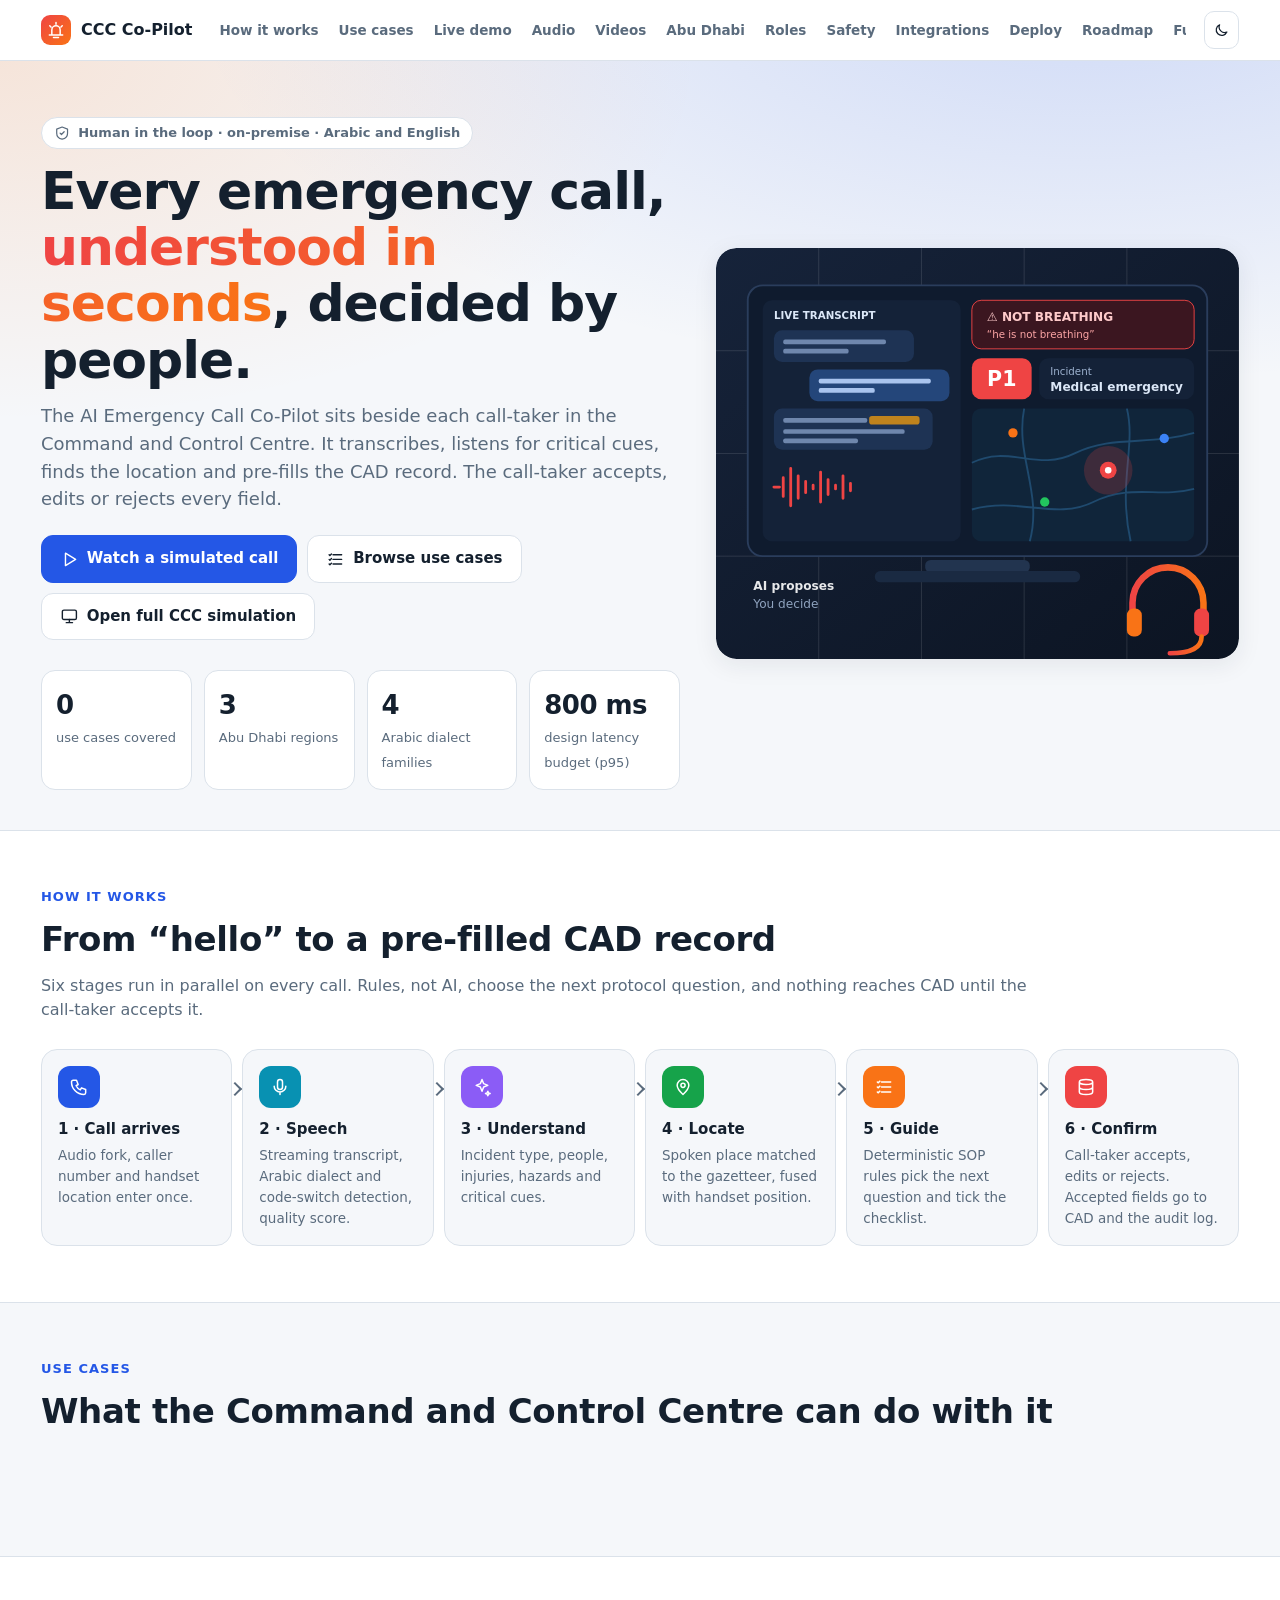
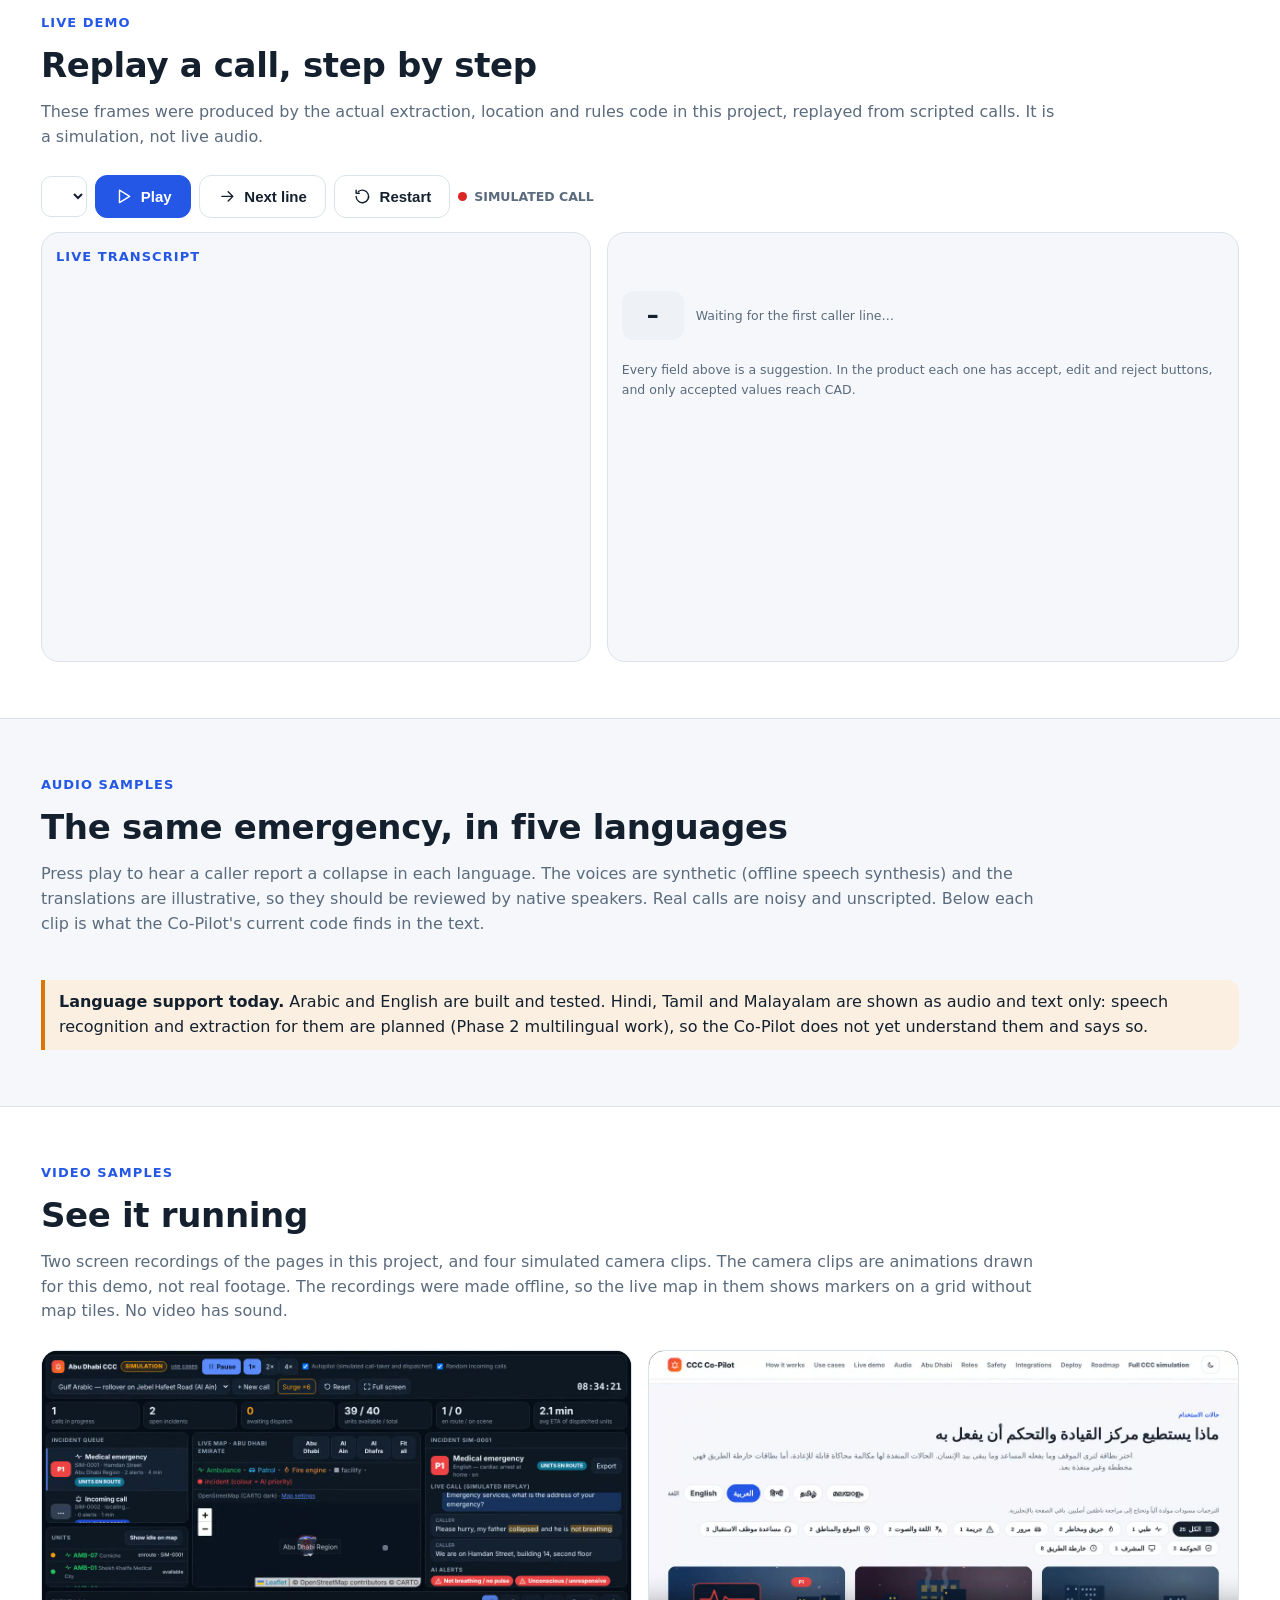
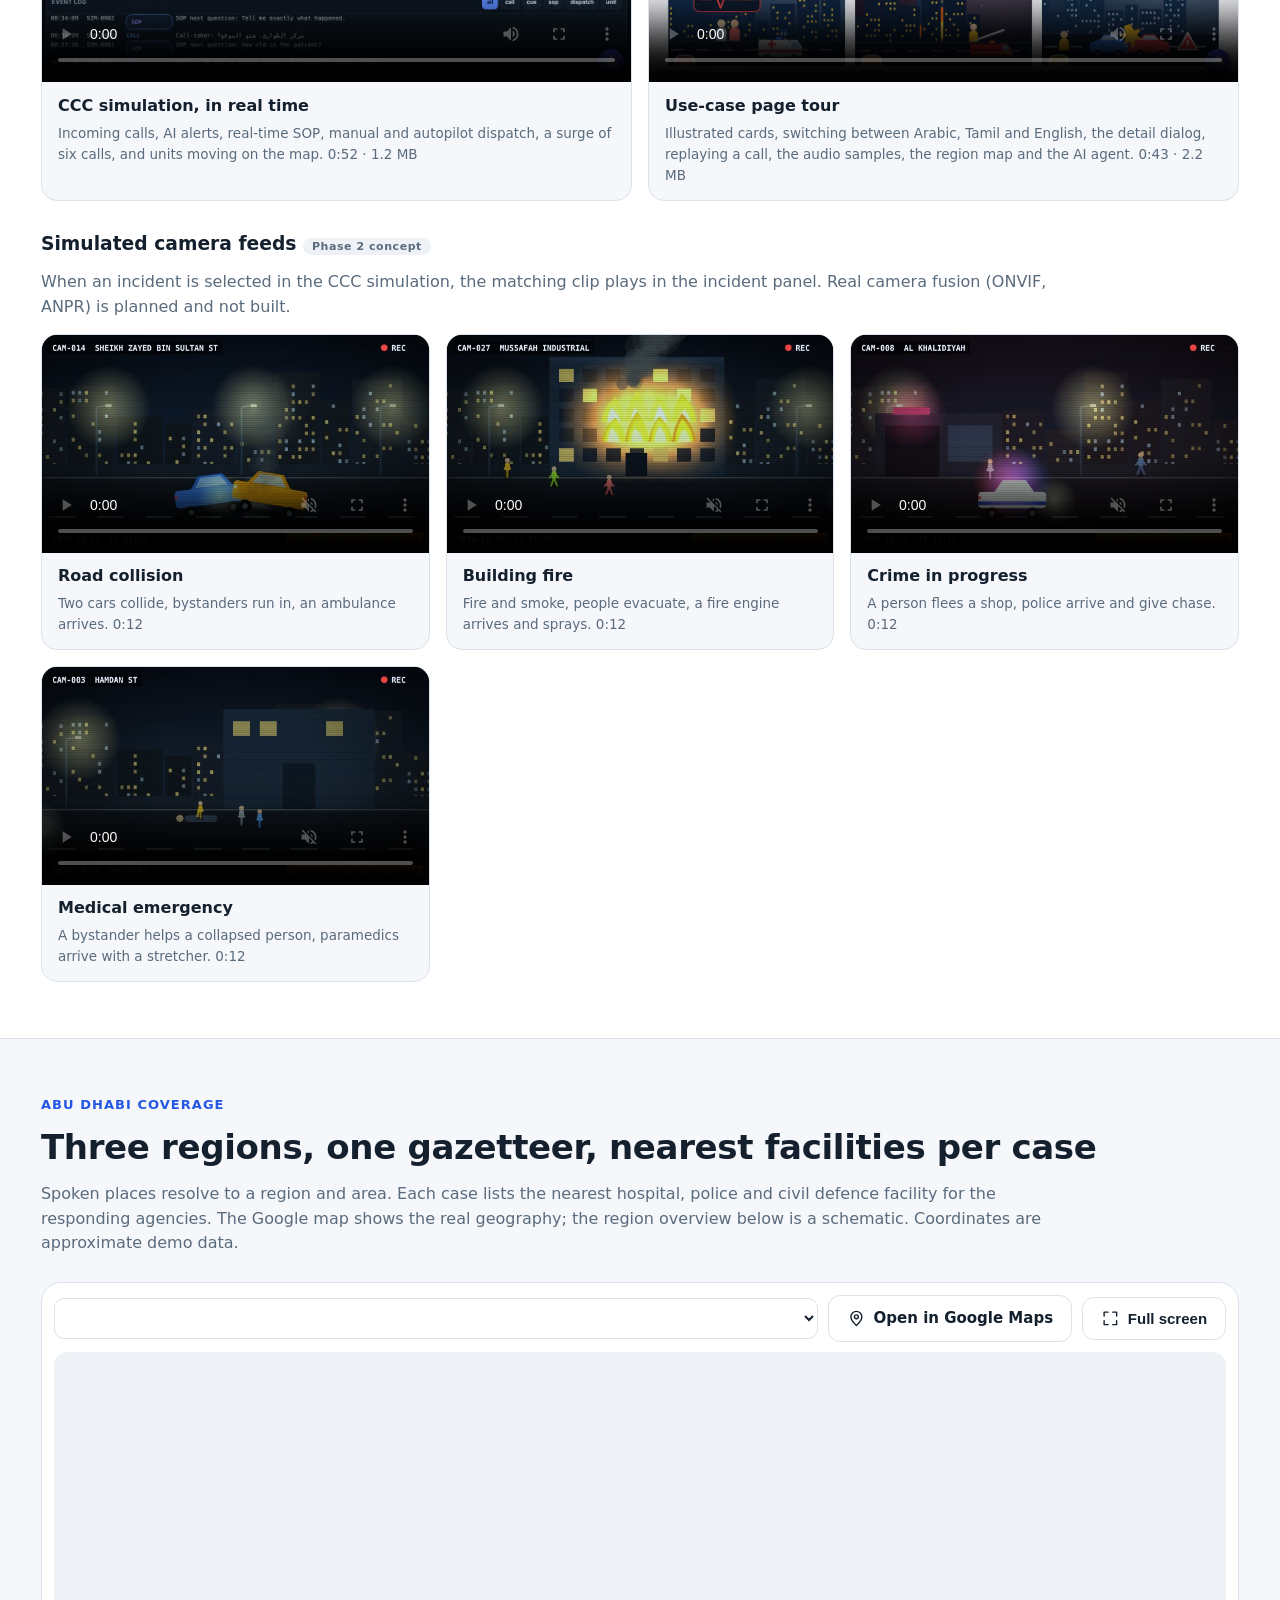
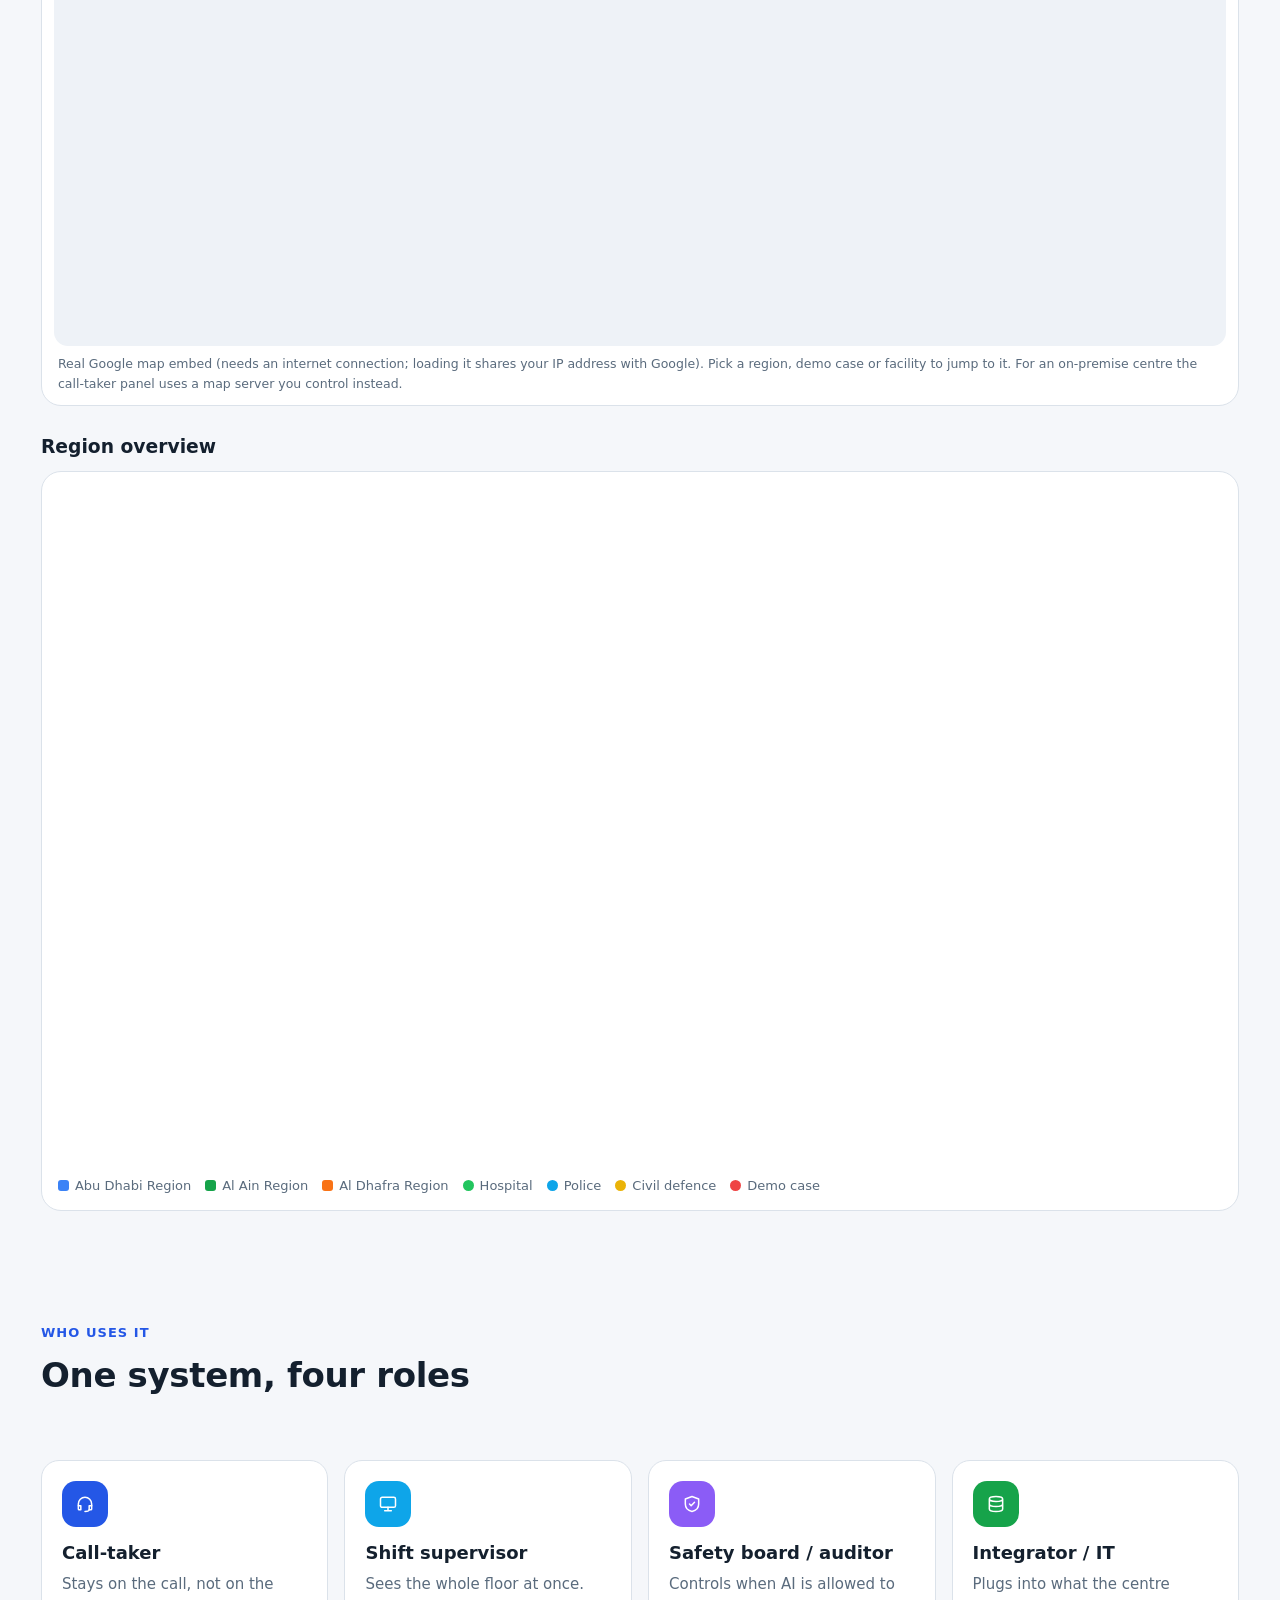
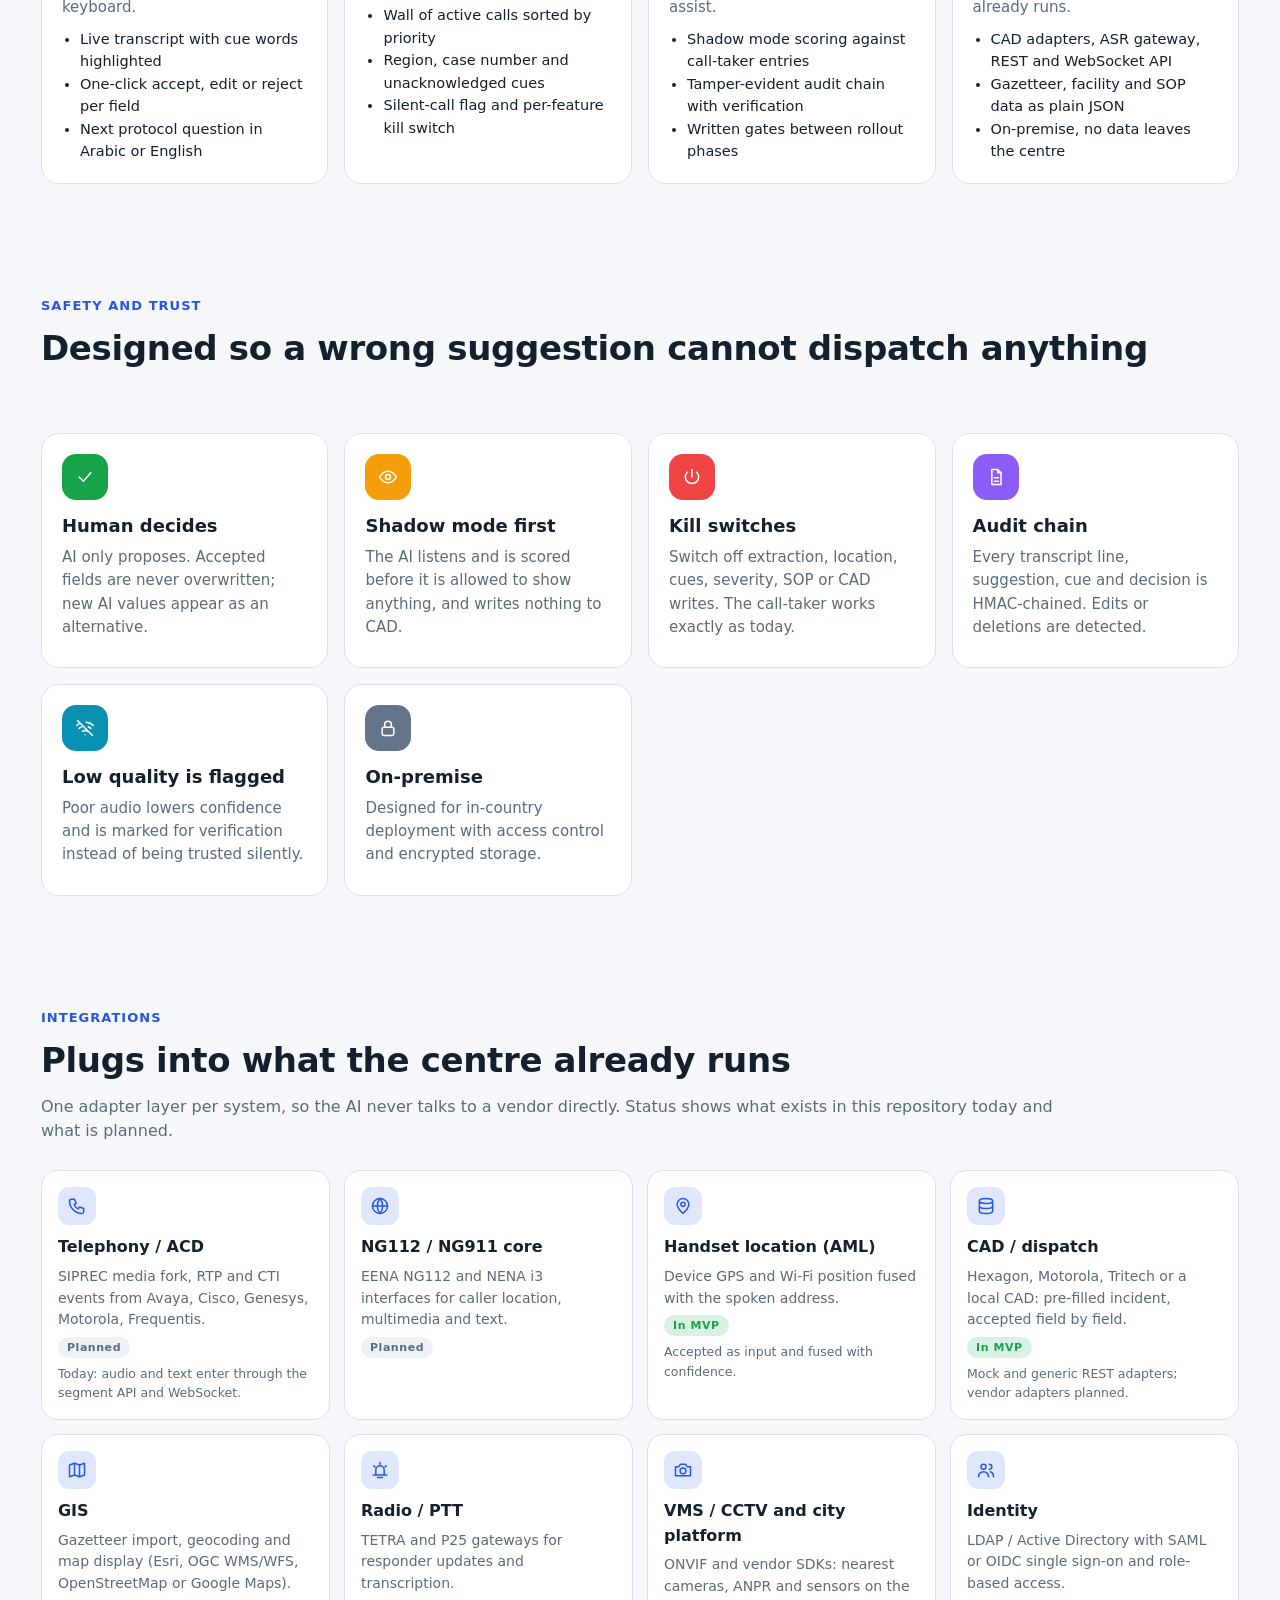
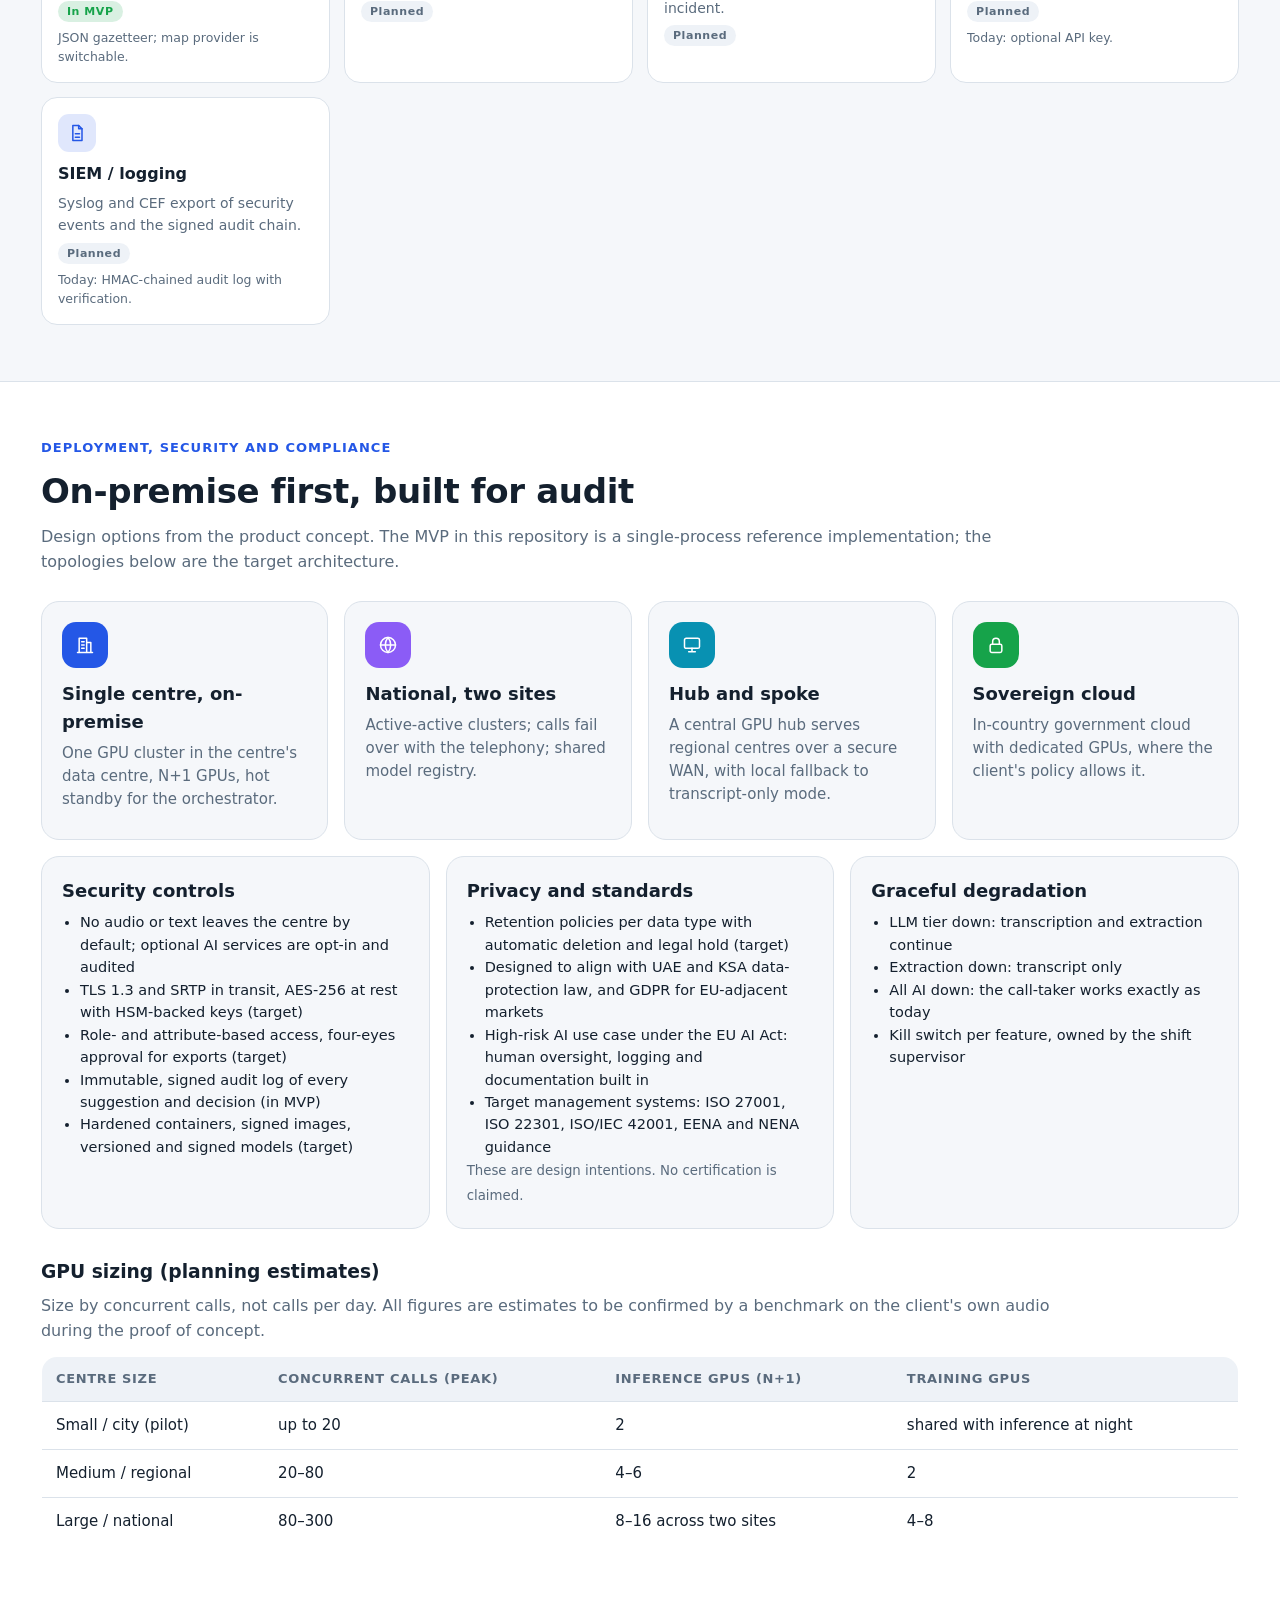
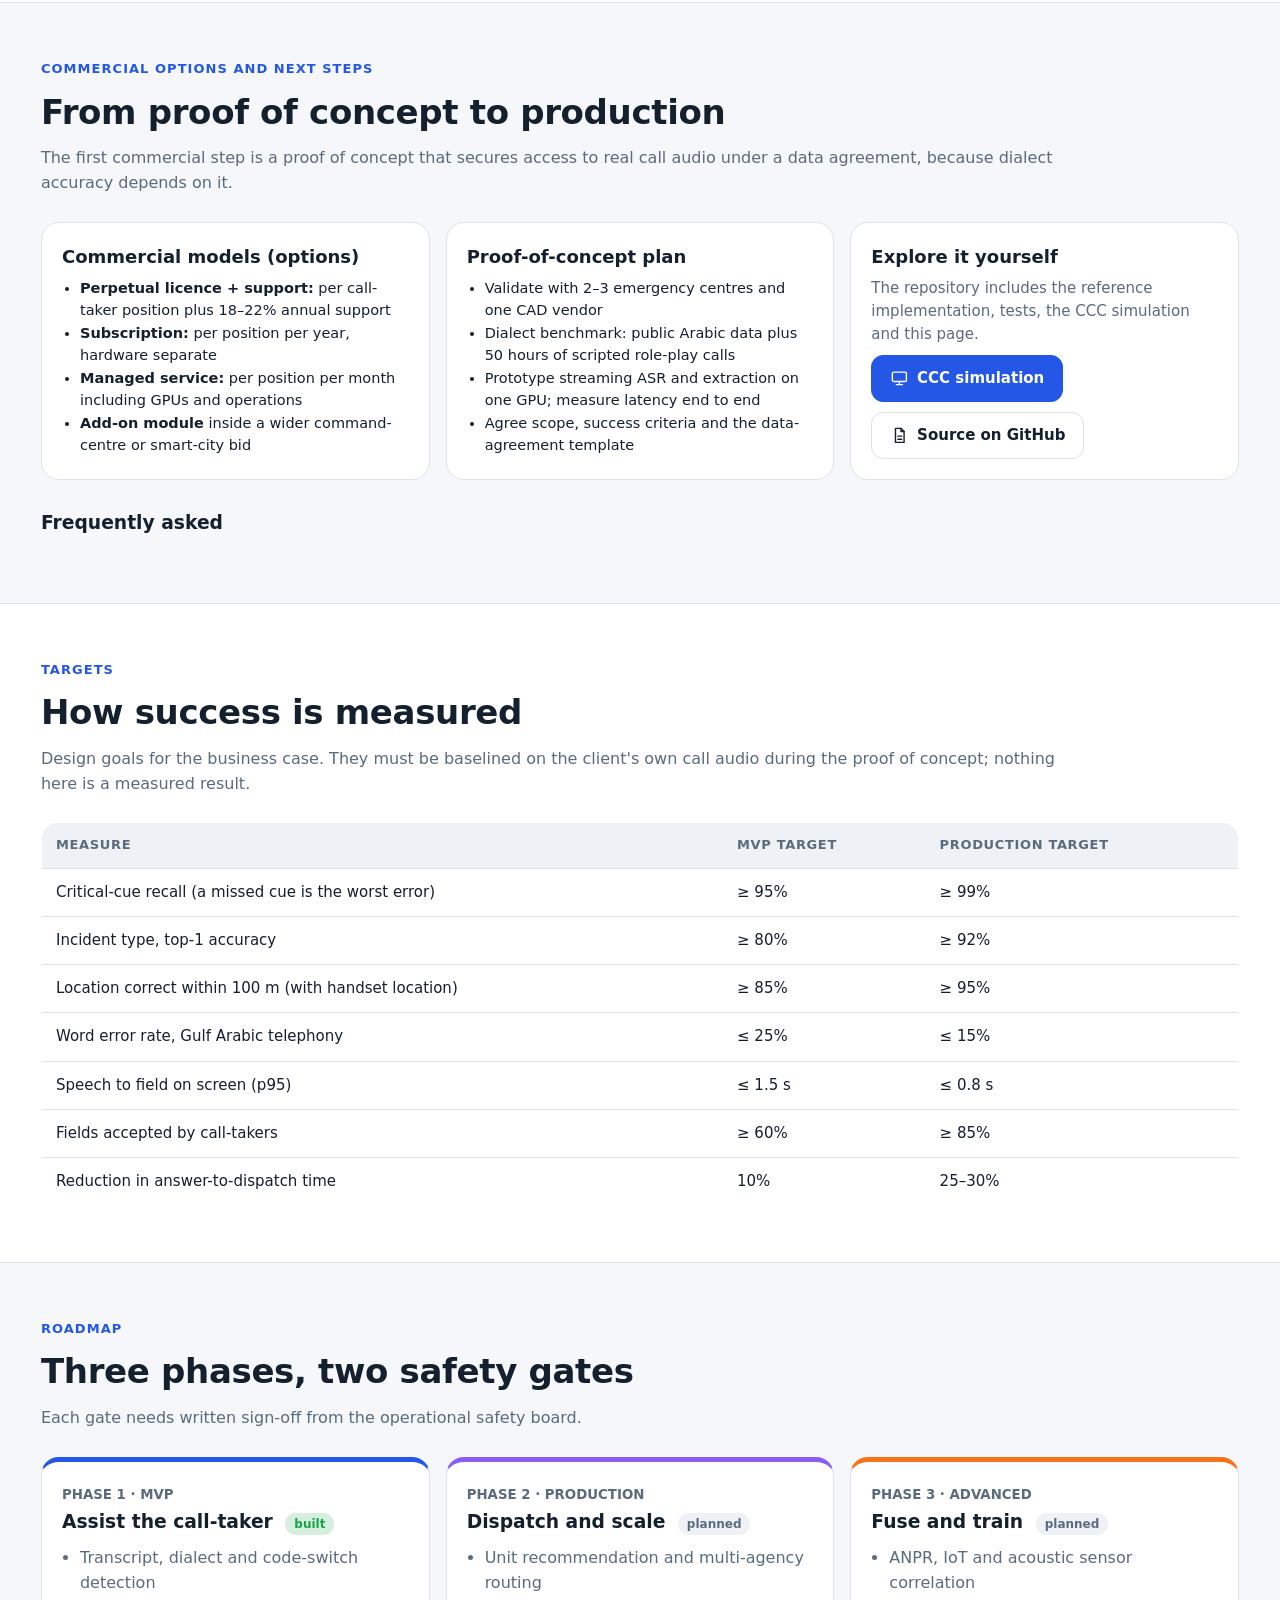
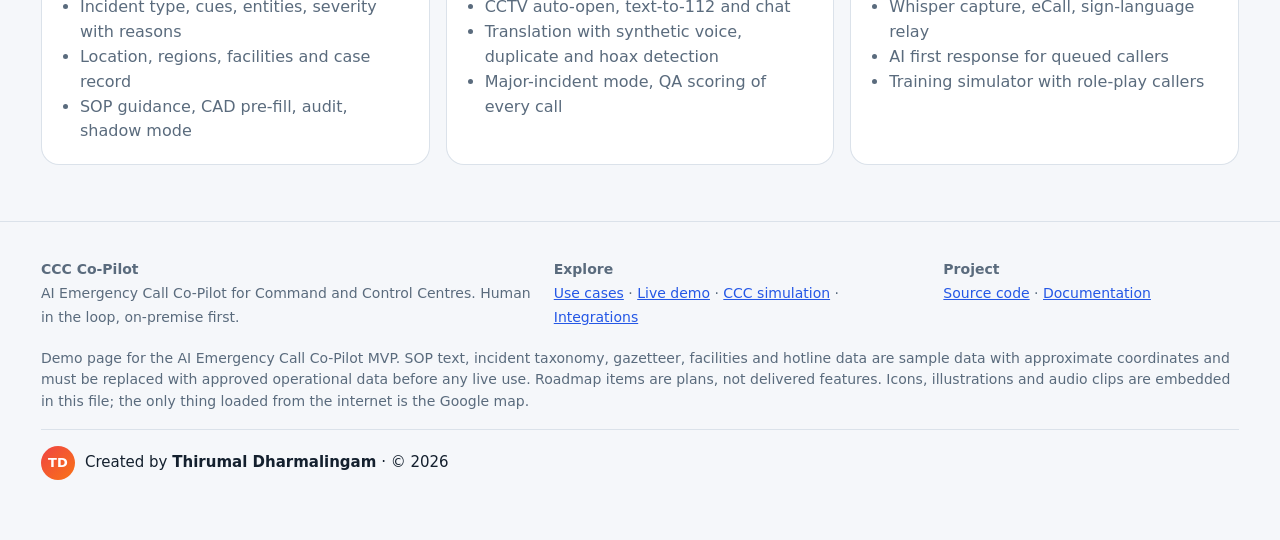
<file: emergency-copilot/web/usecases.template.html>
<!doctype html>
<html lang="en">
<head>
<meta charset="utf-8">
<meta name="viewport" content="width=device-width, initial-scale=1">
<title>Command &amp; Control Centre Use Cases</title>
<link rel="icon" href="data:image/svg+xml,%3Csvg xmlns=%27http://www.w3.org/2000/svg%27 viewBox=%270 0 32 32%27%3E%3Crect width=%2732%27 height=%2732%27 rx=%277%27 fill=%27%23ef4444%27/%3E%3Cpath d=%27M9 22v-6a7 7 0 0 1 14 0v6M6 22h20M16 6v3%27 stroke=%27white%27 stroke-width=%272.4%27 fill=%27none%27 stroke-linecap=%27round%27/%3E%3C/svg%3E">
<meta property="og:title" content="CCC Co-Pilot: AI Emergency Call Co-Pilot"><meta property="og:description" content="Human-in-the-loop AI beside every emergency call-taker: transcription, critical cues, location, SOP guidance and CAD pre-fill.">
<meta name="description" content="Use cases for the AI Emergency Call Co-Pilot in a Command and Control Centre: real call scenarios, Abu Dhabi coverage, governance and roadmap.">
<style>
:root{
  --bg:#f5f7fa;--surface:#ffffff;--surface2:#eef2f7;--line:#dbe2ea;--text:#14202e;--muted:#5a6b7d;
  --brand:#2457e6;--brand-ink:#ffffff;--ok:#16a34a;--warn:#d97706;--bad:#dc2626;--shadow:0 6px 24px rgba(20,32,46,.08);
  --medical:#ef4444;--fire:#f97316;--traffic:#ca8a04;--crime:#6366f1;--language:#0891b2;--location:#16a34a;--assist:#2457e6;--governance:#8b5cf6;--supervisor:#0ea5e9;--roadmap:#64748b;
}
@media (prefers-color-scheme: dark){:root:not([data-theme="light"]){
  --bg:#0b121a;--surface:#131c27;--surface2:#1a2533;--line:#263344;--text:#e7eef6;--muted:#93a4b6;--brand:#5b8cff;--brand-ink:#08111d;--shadow:0 6px 24px rgba(0,0,0,.35);
  --traffic:#eab308;--ok:#22c55e;--warn:#f59e0b;--bad:#f87171}}
:root[data-theme="dark"]{
  --bg:#0b121a;--surface:#131c27;--surface2:#1a2533;--line:#263344;--text:#e7eef6;--muted:#93a4b6;--brand:#5b8cff;--brand-ink:#08111d;--shadow:0 6px 24px rgba(0,0,0,.35);
  --traffic:#eab308;--ok:#22c55e;--warn:#f59e0b;--bad:#f87171}
*{box-sizing:border-box}html{scroll-behavior:smooth;scroll-padding-top:72px}
body{margin:0;background:var(--bg);color:var(--text);font:16px/1.55 system-ui,-apple-system,"Segoe UI",Roboto,"Noto Sans Arabic",sans-serif}
a{color:var(--brand)}svg.i{width:1.25em;height:1.25em;fill:none;stroke:currentColor;stroke-width:1.8;stroke-linecap:round;stroke-linejoin:round;flex:none;vertical-align:-.2em}
.wrap{max-width:none;margin:0 auto;padding:0 clamp(16px,3.2vw,56px)}
.sr{position:absolute;left:-9999px}.skip:focus{left:12px;top:12px;background:var(--brand);color:var(--brand-ink);padding:8px 12px;border-radius:8px;z-index:100}
:focus-visible{outline:3px solid var(--brand);outline-offset:2px;border-radius:6px}
/* nav */
.nav{position:sticky;top:0;z-index:50;background:color-mix(in srgb,var(--surface) 92%,transparent);backdrop-filter:blur(8px);border-bottom:1px solid var(--line)}
.nav .wrap{display:flex;align-items:center;gap:18px;height:60px}
.logo{display:flex;align-items:center;gap:10px;font-weight:800;text-decoration:none;color:var(--text);white-space:nowrap}
.logo .mark{width:30px;height:30px;border-radius:9px;background:linear-gradient(135deg,#ef4444,#f97316);display:grid;place-items:center;color:#fff}
.nav ul{display:flex;gap:2px;list-style:none;margin:0 0 0 auto;padding:0;overflow:auto}
.nav li a{display:block;padding:8px 9px;border-radius:8px;text-decoration:none;color:var(--muted);font-weight:600;font-size:13.5px;white-space:nowrap}
.nav li a:hover{background:var(--surface2);color:var(--text)}
.iconbtn{border:1px solid var(--line);background:var(--surface);color:var(--text);border-radius:10px;width:38px;height:38px;display:grid;place-items:center;cursor:pointer}
/* hero */
.hero{padding:56px 0 40px;background:radial-gradient(900px 400px at 85% -10%,color-mix(in srgb,var(--brand) 18%,transparent),transparent),radial-gradient(700px 360px at 0% 0%,color-mix(in srgb,var(--fire) 14%,transparent),transparent)}
.hero .wrap{display:grid;grid-template-columns:1.1fr .9fr;gap:36px;align-items:center}
.eyebrow{display:inline-flex;gap:8px;align-items:center;padding:5px 12px;border-radius:99px;background:var(--surface);border:1px solid var(--line);font-size:13px;font-weight:700;color:var(--muted)}
h1{font-size:clamp(30px,4.6vw,52px);line-height:1.08;margin:14px 0 14px;letter-spacing:-.02em}
h1 em{font-style:normal;background:linear-gradient(90deg,#ef4444,#f97316);-webkit-background-clip:text;background-clip:text;color:transparent}
.lead{font-size:18px;color:var(--muted);max-width:60ch;margin:0 0 22px}
.btn{display:inline-flex;align-items:center;gap:8px;padding:11px 18px;border-radius:12px;font-weight:700;border:1px solid var(--line);background:var(--surface);color:var(--text);text-decoration:none;cursor:pointer;font-size:15px}
.btn.primary{background:var(--brand);border-color:var(--brand);color:var(--brand-ink)}
.cta{display:flex;gap:10px;flex-wrap:wrap}
.stats{display:grid;grid-template-columns:repeat(4,1fr);gap:12px;margin-top:30px}
.stat{background:var(--surface);border:1px solid var(--line);border-radius:14px;padding:14px}
.stat b{display:block;font-size:26px;letter-spacing:-.02em}.stat span{color:var(--muted);font-size:13px}
.hero-art{width:100%;height:auto;border-radius:20px;box-shadow:var(--shadow)}
/* sections */
section.block{padding:56px 0}section.alt{background:var(--surface);border-block:1px solid var(--line)}
.kicker{color:var(--brand);font-weight:800;font-size:13px;letter-spacing:.08em;text-transform:uppercase}
h2{font-size:clamp(24px,3vw,34px);margin:6px 0 8px;letter-spacing:-.01em}.sub{color:var(--muted);max-width:100ch;margin:0 0 26px}
/* pipeline */
.pipe{display:grid;grid-template-columns:repeat(6,1fr);gap:10px;counter-reset:s}
.step{background:var(--surface);border:1px solid var(--line);border-radius:16px;padding:16px;position:relative}
.alt .step{background:var(--bg)}
.step .ic{width:42px;height:42px;border-radius:12px;display:grid;place-items:center;color:#fff;margin-bottom:10px}
.step h3{margin:0 0 4px;font-size:15px}.step p{margin:0;color:var(--muted);font-size:13.5px}
.step:not(:last-child)::after{content:"";position:absolute;right:-9px;top:34px;width:8px;height:8px;border-top:2px solid var(--muted);border-right:2px solid var(--muted);transform:rotate(45deg);z-index:2}
/* filters + cards */
.filters{display:flex;gap:8px;flex-wrap:wrap;margin-bottom:22px}
.chip{border:1px solid var(--line);background:var(--surface);color:var(--text);padding:7px 14px;border-radius:99px;font-weight:700;font-size:14px;cursor:pointer;display:inline-flex;gap:7px;align-items:center}
.chip[aria-pressed="true"]{background:var(--text);color:var(--bg);border-color:var(--text)}
.grid{display:grid;grid-template-columns:repeat(auto-fill,minmax(300px,1fr));gap:20px}
.card{--cc:var(--brand);background:var(--surface);border:1px solid var(--line);border-radius:16px;overflow:hidden;display:flex;flex-direction:column;transition:transform .18s,box-shadow .18s,border-color .18s;text-align:start;padding:0;font:inherit;color:inherit;cursor:pointer;position:relative}
.card:hover,.card:focus-visible{transform:translateY(-4px);box-shadow:0 16px 36px rgba(12,28,48,.18);border-color:color-mix(in srgb,var(--cc) 55%,var(--line))}
.art{position:relative;aspect-ratio:16/9;overflow:hidden;background:#0b1626}.art>svg{width:100%;height:100%;display:block;transition:transform .6s}.card:hover .art>svg{transform:scale(1.05)}
.art::after{content:"";position:absolute;inset:auto 0 0 0;height:46%;background:linear-gradient(to top,rgba(5,12,22,.55),transparent);pointer-events:none}
.row{display:flex;justify-content:space-between;align-items:center;gap:8px}
.st{font-size:10.5px;font-weight:800;letter-spacing:.06em;padding:3px 9px;border-radius:99px;background:color-mix(in srgb,var(--ok) 16%,transparent);color:var(--ok);display:inline-flex;gap:6px;align-items:center;white-space:nowrap}
.st i{width:6px;height:6px;border-radius:50%;background:currentColor}.st.road{background:var(--surface2);color:var(--muted)}
.cico{position:absolute;inset-inline-end:14px;bottom:-20px;z-index:3;width:44px;height:44px;border-radius:12px;background:var(--cc);color:#fff;display:grid;place-items:center;box-shadow:0 8px 18px rgba(0,0,0,.28);border:3px solid var(--surface)}
.card .body{padding:26px 18px 16px;display:flex;flex-direction:column;gap:8px;flex:1}
.catline{font-size:11.5px;font-weight:800;letter-spacing:.07em;text-transform:uppercase;color:var(--cc)}
.card h3{margin:0;font-size:18px;line-height:1.28;letter-spacing:-.005em}.card p{margin:0;color:var(--muted);font-size:14.5px;display:-webkit-box;-webkit-line-clamp:3;-webkit-box-orient:vertical;overflow:hidden}
.card .foot{margin-top:auto;padding-top:12px;display:flex;align-items:center;gap:8px;border-top:1px solid var(--line);color:var(--muted);font-size:13px}
.card .foot .who{display:inline-flex;gap:6px;align-items:center}.card .more{margin-inline-start:auto;display:inline-flex;align-items:center;gap:6px;color:var(--cc);font-weight:700}
[dir=rtl] .card .more svg,[dir=rtl] .btn svg.flip{transform:scaleX(-1)}
.card.roadmap .art>svg{filter:saturate(.55) brightness(.92)}.card.roadmap{border-style:dashed}
.langbar{display:flex;gap:6px;flex-wrap:wrap;align-items:center;margin:0 0 14px}.langbar .lb{font-size:12.5px;color:var(--muted);font-weight:700;margin-inline-end:4px}
.langbar button{border:1px solid var(--line);background:var(--surface);color:var(--text);border-radius:99px;padding:6px 14px;font:inherit;font-weight:700;cursor:pointer}.langbar button[aria-pressed="true"]{background:var(--brand);border-color:var(--brand);color:var(--brand-ink)}
.kicker{display:block}.langnote{font-size:12.5px;color:var(--muted);margin:-6px 0 14px}
.empty{display:none;color:var(--muted);padding:30px;text-align:center}
/* modal */
dialog{border:0;padding:0;border-radius:22px;max-width:760px;width:calc(100% - 28px);background:var(--surface);color:var(--text);box-shadow:0 30px 80px rgba(0,0,0,.45)}
dialog::backdrop{background:rgba(5,10,16,.6);backdrop-filter:blur(3px)}
.m-art{position:relative;aspect-ratio:16/8;overflow:hidden;background:#0b1626}.m-art>svg{width:100%;height:100%;display:block}.m-art .iconbtn{position:absolute;top:12px;inset-inline-end:12px;background:rgba(7,16,28,.7);border-color:rgba(255,255,255,.2);color:#fff}
.m-title{padding:18px 22px 0}.m-title h3{margin:0;font-size:22px;line-height:1.25}.m-title small{color:var(--muted)}
.m-head{display:none}
.m-head h3{margin:0;font-size:21px}.m-head small{opacity:.85}.m-head .iconbtn{margin-left:auto;background:rgba(255,255,255,.18);border-color:transparent;color:#fff}
.m-body{padding:20px 22px 24px;display:grid;gap:16px}
.m-body h4{margin:0 0 6px;font-size:12.5px;letter-spacing:.07em;text-transform:uppercase;color:var(--muted)}
.m-body ul{margin:0;padding-left:20px}.m-body li{margin:3px 0}
.callout{border-left:4px solid var(--ok);background:color-mix(in srgb,var(--ok) 10%,var(--surface));padding:10px 14px;border-radius:0 12px 12px 0}
.callout.warn{border-color:var(--warn);background:color-mix(in srgb,var(--warn) 12%,var(--surface))}
/* demo */
.demo{display:grid;grid-template-columns:1fr 1.15fr;gap:16px}
.panel{background:var(--bg);border:1px solid var(--line);border-radius:18px;padding:14px;min-height:430px}
.alt .panel{background:var(--bg)}
.demo-bar{display:flex;gap:8px;flex-wrap:wrap;align-items:center;margin-bottom:14px}
select{font:inherit;color:var(--text);background:var(--surface);border:1px solid var(--line);border-radius:10px;padding:9px 12px;max-width:100%}
.live{display:inline-flex;align-items:center;gap:7px;font-size:12.5px;font-weight:800;color:var(--muted)}.live i{width:9px;height:9px;border-radius:50%;background:var(--bad);animation:blink 1.2s infinite}
@keyframes blink{50%{opacity:.25}}
.tr{display:flex;flex-direction:column;gap:8px;max-height:392px;overflow:auto;padding-right:4px}
.msg{padding:9px 12px;border-radius:14px;max-width:92%;border:1px solid var(--line);background:var(--surface);animation:pop .3s}
.msg.calltaker{align-self:flex-end;background:color-mix(in srgb,var(--brand) 12%,var(--surface));border-color:color-mix(in srgb,var(--brand) 40%,var(--line))}
.msg small{display:block;color:var(--muted);font-size:11.5px;font-weight:700;text-transform:uppercase;letter-spacing:.05em}.msg.lowq{border-style:dashed;border-color:var(--warn)}
mark{background:color-mix(in srgb,var(--warn) 40%,transparent);color:inherit;border-radius:4px;padding:0 3px}
@keyframes pop{from{opacity:0;transform:translateY(6px)}}
.cuebar{display:flex;gap:6px;flex-wrap:wrap;min-height:34px;margin-bottom:10px}
.cue{display:inline-flex;gap:6px;align-items:center;padding:5px 10px;border-radius:99px;font-weight:800;font-size:13px;color:#fff;background:var(--bad);animation:pop .3s}.cue.high{background:var(--warn)}
.prio{display:flex;gap:12px;align-items:center;margin-bottom:10px}
.badge{font-size:24px;font-weight:900;padding:6px 14px;border-radius:12px;background:var(--surface2);min-width:62px;text-align:center}
.badge.P1{background:var(--bad);color:#fff}.badge.P2{background:#f97316;color:#fff}.badge.P3{background:var(--warn);color:#fff}.badge.P4{background:var(--ok);color:#fff}
.reasons{font-size:12.5px;color:var(--muted)}
.fields{display:grid;gap:6px}.f{display:grid;grid-template-columns:96px 1fr 52px;gap:8px;align-items:center;background:var(--surface);border:1px solid var(--line);border-radius:12px;padding:7px 10px;animation:pop .3s}
.f span{color:var(--muted);font-size:12.5px}.f b{word-break:break-word}.bar{height:5px;border-radius:3px;background:var(--surface2);overflow:hidden}.bar i{display:block;height:100%;background:var(--ok)}
.acts{display:flex;gap:4px;margin-top:2px}
.nq{margin-top:10px;padding:10px 12px;border-radius:12px;border:1px solid var(--brand);background:color-mix(in srgb,var(--brand) 8%,var(--surface))}
.casemini{margin-top:10px;font-size:13.5px;color:var(--muted)}.casemini b{color:var(--text)}
.note{font-size:12.5px;color:var(--muted);margin-top:10px}
/* map */
.mapwrap{background:var(--surface);border:1px solid var(--line);border-radius:20px;padding:12px;position:relative}
.mapwrap svg{width:100%;height:auto;display:block}
.legend{display:flex;gap:14px;flex-wrap:wrap;font-size:13px;color:var(--muted);margin:10px 4px 2px}.legend i{display:inline-block;width:11px;height:11px;border-radius:3px;margin-right:6px;vertical-align:-1px}
.pin{animation:pulse 2s infinite;transform-origin:center;transform-box:fill-box}@keyframes pulse{50%{opacity:.35}}
/* personas, governance, kpi, roadmap */
.cards3{display:grid;grid-template-columns:repeat(auto-fit,minmax(250px,1fr));gap:16px}
.tile{background:var(--surface);border:1px solid var(--line);border-radius:18px;padding:20px}.alt .tile{background:var(--bg)}
.tile .ic{width:46px;height:46px;border-radius:14px;display:grid;place-items:center;color:#fff;margin-bottom:12px}
.tile h3{margin:0 0 6px;font-size:18px}.tile p{margin:0 0 8px;color:var(--muted);font-size:15px}.tile ul{margin:0;padding-left:18px;color:var(--text);font-size:14.5px}
table{width:100%;border-collapse:collapse;background:var(--surface);border:1px solid var(--line);border-radius:16px;overflow:hidden;font-size:15px}
th,td{padding:12px 14px;text-align:left;border-bottom:1px solid var(--line)}th{background:var(--surface2);font-size:13px;color:var(--muted);text-transform:uppercase;letter-spacing:.05em}tr:last-child td{border-bottom:0}
.tablewrap{overflow:auto;border-radius:16px}
.gmap{background:var(--surface);border:1px solid var(--line);border-radius:20px;padding:12px;margin-bottom:8px}
.gbar{display:flex;gap:10px;flex-wrap:wrap;align-items:center;margin-bottom:10px}.gbar select{flex:1;min-width:220px}
#gFrame[hidden],#gDiv[hidden]{display:none}
#gDiv{width:100%;height:clamp(420px,66vh,820px);border-radius:14px;background:var(--surface2)}
#gFrame{width:100%;height:clamp(420px,66vh,820px);border:0;border-radius:14px;background:var(--surface2);display:block}
@media(max-width:700px){#gFrame,#gDiv{height:340px}}
.gmap:fullscreen{display:flex;flex-direction:column;border-radius:0;padding:12px;background:var(--surface)}.gmap:fullscreen #gFrame,.gmap:fullscreen #gDiv{flex:1;height:auto}.gmap:fullscreen .note{display:none}
.intg{display:grid;grid-template-columns:repeat(auto-fill,minmax(280px,1fr));gap:14px}.ig{background:var(--surface);border:1px solid var(--line);border-radius:16px;padding:16px;display:flex;flex-direction:column;gap:6px}
.ig .ic{width:38px;height:38px;border-radius:11px;display:grid;place-items:center;background:color-mix(in srgb,var(--brand) 14%,transparent);color:var(--brand)}.ig h3{margin:4px 0 0;font-size:16px}.ig p{margin:0;color:var(--muted);font-size:14px}.ig small{color:var(--muted);font-size:12.5px}
.pill{align-self:flex-start;font-size:11px;font-weight:800;letter-spacing:.05em;padding:2px 9px;border-radius:99px}.pill.ok{background:color-mix(in srgb,var(--ok) 16%,transparent);color:var(--ok)}.pill.plan{background:var(--surface2);color:var(--muted)}
.faq details{background:var(--surface);border:1px solid var(--line);border-radius:12px;padding:12px 16px;margin-bottom:8px}.faq summary{cursor:pointer;font-weight:700}.faq p{margin:8px 0 0;color:var(--muted)}
.vgrid{display:grid;grid-template-columns:repeat(auto-fill,minmax(290px,1fr));gap:16px}.vgrid.big{grid-template-columns:repeat(auto-fit,minmax(380px,1fr))}
.vc{background:var(--surface);border:1px solid var(--line);border-radius:16px;overflow:hidden;margin:0}.alt .vc{background:var(--bg)}.vc video{width:100%;aspect-ratio:16/9;display:block;background:#000}.vc .vb{padding:12px 16px 14px}.vc h3{margin:0 0 4px;font-size:16px}.vc p{margin:0;color:var(--muted);font-size:13.5px}
.audgrid{display:grid;grid-template-columns:repeat(auto-fit,minmax(300px,1fr));gap:16px}
.aud{background:var(--surface);border:1px solid var(--line);border-radius:18px;padding:16px;display:flex;flex-direction:column;gap:10px}
.aud header{display:flex;align-items:center;gap:10px}.aud header .ic{width:40px;height:40px;border-radius:12px;display:grid;place-items:center;color:#fff;background:var(--language)}
.aud h3{margin:0;font-size:17px}.aud small{color:var(--muted)}.aud audio{width:100%;height:40px}
.aud blockquote{margin:0;padding:10px 12px;border-radius:12px;background:var(--surface2);font-size:15px}
.aud .res{font-size:13.5px;color:var(--muted);display:grid;gap:4px}.aud .res b{color:var(--text)}
.st{display:inline-block;padding:2px 9px;border-radius:99px;font-size:12px;font-weight:800}.st.ok{background:color-mix(in srgb,var(--ok) 18%,transparent);color:var(--ok)}.st.no{background:var(--surface2);color:var(--muted)}
.phases{display:grid;grid-template-columns:repeat(3,1fr);gap:16px;position:relative}
.phase{background:var(--surface);border:1px solid var(--line);border-radius:18px;padding:20px;border-top:5px solid var(--brand)}
.phase:nth-child(2){border-top-color:var(--governance)}.phase:nth-child(3){border-top-color:var(--fire)}
.phase h3{margin:0}.phase small{color:var(--muted);font-weight:700}.phase ul{margin:10px 0 0;padding-left:18px;color:var(--muted)}
.state{display:inline-block;padding:2px 9px;border-radius:99px;font-size:12px;font-weight:800;background:color-mix(in srgb,var(--ok) 18%,transparent);color:var(--ok);margin-left:6px}
.state.todo{background:var(--surface2);color:var(--muted)}
footer{padding:36px 0 60px;color:var(--muted);font-size:14px;border-top:1px solid var(--line)}
footer .fgrid{display:grid;grid-template-columns:2fr 1.5fr 1.2fr;gap:20px;margin-bottom:18px;line-height:1.7}footer .fgrid a{color:var(--brand)}@media(max-width:700px){footer .fgrid{grid-template-columns:1fr}}
footer .by{margin-top:16px;padding-top:16px;border-top:1px solid var(--line);display:flex;gap:10px;align-items:center;flex-wrap:wrap;color:var(--text);font-size:15px}
footer .by .av{width:34px;height:34px;border-radius:50%;background:linear-gradient(135deg,#ef4444,#f97316);color:#fff;display:grid;place-items:center;font-weight:800;font-size:13px}
@media(max-width:980px){.hero .wrap,.demo{grid-template-columns:1fr}.pipe{grid-template-columns:repeat(2,1fr)}.step::after{display:none!important}.phases{grid-template-columns:1fr}.stats{grid-template-columns:repeat(2,1fr)}.nav ul{display:none}}
@media (prefers-reduced-motion: reduce){*{animation:none!important;transition:none!important;scroll-behavior:auto!important}}
</style>
</head>
<body>
<a class="sr skip" href="#usecases">Skip to use cases</a>

<!-- ICON SPRITE (hand-drawn, stroke icons) -->
<svg width="0" height="0" style="position:absolute" aria-hidden="true">
<defs>
<symbol id="i-phone" viewBox="0 0 24 24"><path d="M5 4h4l2 5-2.5 1.5a11 11 0 0 0 5 5L15 13l5 2v4a2 2 0 0 1-2 2A15 15 0 0 1 3 6a2 2 0 0 1 2-2z"/></symbol>
<symbol id="i-headset" viewBox="0 0 24 24"><path d="M4 14v-2a8 8 0 0 1 16 0v2"/><path d="M4 14h3v5H5a1 1 0 0 1-1-1v-4zM20 14h-3v5h2a1 1 0 0 0 1-1v-4z"/><path d="M17 19c0 1.5-2 2-5 2"/></symbol>
<symbol id="i-pulse" viewBox="0 0 24 24"><path d="M3 12h4l2-6 4 12 2-6h6"/></symbol>
<symbol id="i-flame" viewBox="0 0 24 24"><path d="M12 3c1 3.5 5 5.5 5 10a5 5 0 0 1-10 0c0-2 1-3.2 2-4 0 2 1 3 2 3 0-3-1-5 1-9z"/></symbol>
<symbol id="i-car" viewBox="0 0 24 24"><path d="M4 16v-4l2-5h12l2 5v4M2.5 16h19"/><circle cx="7.5" cy="16.5" r="1.8"/><circle cx="16.5" cy="16.5" r="1.8"/><path d="M6 12h12"/></symbol>
<symbol id="i-shield" viewBox="0 0 24 24"><path d="M12 3l8 3v6c0 5-3.5 8-8 9-4.5-1-8-4-8-9V6l8-3z"/><path d="M9 12l2 2 4-4"/></symbol>
<symbol id="i-alert" viewBox="0 0 24 24"><path d="M12 3l10 18H2L12 3z"/><path d="M12 10v5M12 18v.5"/></symbol>
<symbol id="i-flask" viewBox="0 0 24 24"><path d="M9 3h6M10 3v6l-5 9a2 2 0 0 0 2 3h10a2 2 0 0 0 2-3l-5-9V3"/><path d="M8 15h8"/></symbol>
<symbol id="i-pin" viewBox="0 0 24 24"><path d="M12 21s7-6.2 7-11a7 7 0 1 0-14 0c0 4.8 7 11 7 11z"/><circle cx="12" cy="10" r="2.5"/></symbol>
<symbol id="i-globe" viewBox="0 0 24 24"><circle cx="12" cy="12" r="9"/><path d="M3 12h18M12 3a14 14 0 0 1 0 18M12 3a14 14 0 0 0 0 18"/></symbol>
<symbol id="i-mic" viewBox="0 0 24 24"><path d="M12 3a3 3 0 0 0-3 3v6a3 3 0 0 0 6 0V6a3 3 0 0 0-3-3z"/><path d="M5 11a7 7 0 0 0 14 0M12 18v3"/></symbol>
<symbol id="i-wave" viewBox="0 0 24 24"><path d="M3 12h1M7 8v8M11 4v16M15 8v8M19 10v4M22 12h-1"/></symbol>
<symbol id="i-spark" viewBox="0 0 24 24"><path d="M12 3l2 5 5 2-5 2-2 5-2-5-5-2 5-2 2-5z"/><path d="M19 17l.8 2 2 .8-2 .8-.8 2-.8-2-2-.8 2-.8z"/></symbol>
<symbol id="i-list" viewBox="0 0 24 24"><path d="M9 6h11M9 12h11M9 18h11M4 6l1 1 2-2M4 12l1 1 2-2M4 18l1 1 2-2"/></symbol>
<symbol id="i-db" viewBox="0 0 24 24"><path d="M4 6c0-1.7 3.6-3 8-3s8 1.3 8 3-3.6 3-8 3-8-1.3-8-3zM4 6v6c0 1.7 3.6 3 8 3s8-1.3 8-3V6M4 12v6c0 1.7 3.6 3 8 3s8-1.3 8-3v-6"/></symbol>
<symbol id="i-eye" viewBox="0 0 24 24"><path d="M2 12s4-7 10-7 10 7 10 7-4 7-10 7S2 12 2 12z"/><circle cx="12" cy="12" r="3"/></symbol>
<symbol id="i-power" viewBox="0 0 24 24"><path d="M12 3v9M6.3 6.3a8 8 0 1 0 11.4 0"/></symbol>
<symbol id="i-file" viewBox="0 0 24 24"><path d="M7 3h7l4 4v14H7V3z"/><path d="M14 3v4h4M10 13h5M10 17h5"/></symbol>
<symbol id="i-monitor" viewBox="0 0 24 24"><rect x="3" y="4" width="18" height="12" rx="2"/><path d="M8 20h8M12 16v4"/></symbol>
<symbol id="i-users" viewBox="0 0 24 24"><circle cx="9" cy="8" r="3"/><path d="M3 20a6 6 0 0 1 12 0M16 5a3 3 0 0 1 0 6M17 14a6 6 0 0 1 4 6"/></symbol>
<symbol id="i-clock" viewBox="0 0 24 24"><circle cx="12" cy="12" r="9"/><path d="M12 7v5l3 2"/></symbol>
<symbol id="i-camera" viewBox="0 0 24 24"><path d="M3 8h4l2-3h6l2 3h4v11H3V8z"/><circle cx="12" cy="13" r="3.5"/></symbol>
<symbol id="i-truck" viewBox="0 0 24 24"><path d="M2 6h12v10H2zM14 9h4l4 4v3h-8"/><circle cx="6.5" cy="18" r="2"/><circle cx="17.5" cy="18" r="2"/></symbol>
<symbol id="i-siren" viewBox="0 0 24 24"><path d="M7 18v-6a5 5 0 0 1 10 0v6M4 18h16M12 3v2M4.5 7L6 8.5M19.5 7L18 8.5M9 21h6"/></symbol>
<symbol id="i-translate" viewBox="0 0 24 24"><path d="M4 5h9M8.5 3v2M6 5c.5 4 3 7 6 8M11 5c-.5 3-3 7-7 9M13 21l4-10 4 10M14.5 17.5h5"/></symbol>
<symbol id="i-search" viewBox="0 0 24 24"><circle cx="11" cy="11" r="7"/><path d="M20 20l-4-4"/></symbol>
<symbol id="i-grad" viewBox="0 0 24 24"><path d="M2 9l10-5 10 5-10 5-10-5z"/><path d="M6 11v5c0 1 3 3 6 3s6-2 6-3v-5"/></symbol>
<symbol id="i-chart" viewBox="0 0 24 24"><path d="M4 20V4M4 20h16M8 16v-5M12 16V8M16 16v-8"/></symbol>
<symbol id="i-building" viewBox="0 0 24 24"><path d="M5 21V4h9v17M14 9h5v12M8 8h3M8 12h3M8 16h3M3 21h18"/></symbol>
<symbol id="i-hospital" viewBox="0 0 24 24"><path d="M4 21V6h16v15M12 9v6M9 12h6M2 21h20"/></symbol>
<symbol id="i-arrow" viewBox="0 0 24 24"><path d="M5 12h14M13 6l6 6-6 6"/></symbol>
<symbol id="i-x" viewBox="0 0 24 24"><path d="M6 6l12 12M18 6L6 18"/></symbol>
<symbol id="i-play" viewBox="0 0 24 24"><path d="M7 4l13 8-13 8V4z"/></symbol>
<symbol id="i-pause" viewBox="0 0 24 24"><path d="M8 5v14M16 5v14"/></symbol>
<symbol id="i-reset" viewBox="0 0 24 24"><path d="M4 12a8 8 0 1 0 3-6.2M4 4v4h4"/></symbol>
<symbol id="i-check" viewBox="0 0 24 24"><path d="M5 12l5 5 9-10"/></symbol>
<symbol id="i-moon" viewBox="0 0 24 24"><path d="M20 14.5A8 8 0 0 1 9.5 4a8 8 0 1 0 10.5 10.5z"/></symbol>
<symbol id="i-wifioff" viewBox="0 0 24 24"><path d="M2 8.8a15 15 0 0 1 4-2.3M22 8.8a15 15 0 0 0-8.5-3.7M5 12.5a10 10 0 0 1 3-1.8M19 12.5a10 10 0 0 0-3.2-2M9 16a5 5 0 0 1 6 0M12 20h.01M3 3l18 18"/></symbol>
<symbol id="i-expand" viewBox="0 0 24 24"><path d="M4 9V4h5M20 9V4h-5M4 15v5h5M20 15v5h-5"/></symbol>
<symbol id="i-map" viewBox="0 0 24 24"><path d="M9 4L3 6v14l6-2 6 2 6-2V4l-6 2z"/><path d="M9 4v14M15 6v14"/></symbol>
<symbol id="i-lock" viewBox="0 0 24 24"><rect x="5" y="11" width="14" height="10" rx="2"/><path d="M8 11V8a4 4 0 0 1 8 0v3"/></symbol>
</defs>
</svg>

<header class="nav"><div class="wrap">
  <a class="logo" href="#top"><span class="mark"><svg class="i"><use href="#i-siren"/></svg></span> CCC Co-Pilot</a>
  <ul>
    <li><a href="#how">How it works</a></li><li><a href="#usecases">Use cases</a></li><li><a href="#demo">Live demo</a></li><li><a href="#audio">Audio</a></li><li><a href="#videos">Videos</a></li>
    <li><a href="#coverage">Abu Dhabi</a></li><li><a href="#roles">Roles</a></li><li><a href="#trust">Safety</a></li><li><a href="#integrations">Integrations</a></li><li><a href="#deploy">Deploy</a></li><li><a href="#roadmap">Roadmap</a></li><li><a href="ccc.html"><b>Full CCC simulation</b></a></li>
  </ul>
  <button class="iconbtn" id="theme" aria-label="Toggle dark mode"><svg class="i"><use href="#i-moon"/></svg></button>
</div></header>

<main id="top">
<section class="hero"><div class="wrap">
  <div>
    <span class="eyebrow"><svg class="i"><use href="#i-shield"/></svg> Human in the loop · on-premise · Arabic and English</span>
    <h1>Every emergency call, <em>understood in seconds</em>, decided by people.</h1>
    <p class="lead">The AI Emergency Call Co-Pilot sits beside each call-taker in the Command and Control Centre. It transcribes, listens for critical cues, finds the location and pre-fills the CAD record. The call-taker accepts, edits or rejects every field.</p>
    <div class="cta"><a class="btn primary" href="#demo"><svg class="i"><use href="#i-play"/></svg> Watch a simulated call</a><a class="btn" href="#usecases"><svg class="i"><use href="#i-list"/></svg> Browse use cases</a><a class="btn" href="ccc.html"><svg class="i"><use href="#i-monitor"/></svg> Open full CCC simulation</a></div>
    <div class="stats">
      <div class="stat"><b id="statUC">0</b><span>use cases covered</span></div>
      <div class="stat"><b>3</b><span>Abu Dhabi regions</span></div>
      <div class="stat"><b>4</b><span>Arabic dialect families</span></div>
      <div class="stat"><b>800 ms</b><span>design latency budget (p95)</span></div>
    </div>
  </div>
  <!-- hero illustration: call-taker console -->
  <svg class="hero-art" viewBox="0 0 560 440" role="img" aria-label="Illustration of a call-taker console showing a live transcript, a map pin and a priority badge">
    <defs><linearGradient id="hg" x1="0" y1="0" x2="1" y2="1"><stop offset="0" stop-color="#16233a"/><stop offset="1" stop-color="#0c1422"/></linearGradient>
    <linearGradient id="hg2" x1="0" y1="0" x2="1" y2="0"><stop offset="0" stop-color="#ef4444"/><stop offset="1" stop-color="#f97316"/></linearGradient></defs>
    <rect width="560" height="440" rx="22" fill="url(#hg)"/>
    <g opacity=".12" stroke="#fff"><path d="M0 110h560M0 220h560M0 330h560M110 0v440M220 0v440M330 0v440M440 0v440"/></g>
    <rect x="34" y="40" width="492" height="290" rx="16" fill="#0f1b2e" stroke="#2a3d5c" stroke-width="2"/>
    <rect x="50" y="56" width="212" height="258" rx="10" fill="#142238"/>
    <g font-family="system-ui" font-size="11" fill="#9db2cf"><text x="62" y="76" font-weight="700" fill="#dbe7f7">LIVE TRANSCRIPT</text></g>
    <rect x="62" y="88" width="150" height="34" rx="9" fill="#1e3354"/><rect x="72" y="98" width="110" height="5" rx="2" fill="#6f87ad"/><rect x="72" y="108" width="70" height="5" rx="2" fill="#6f87ad"/>
    <rect x="100" y="130" width="150" height="34" rx="9" fill="#24467a"/><rect x="110" y="140" width="120" height="5" rx="2" fill="#a9c4ee"/><rect x="110" y="150" width="60" height="5" rx="2" fill="#a9c4ee"/>
    <rect x="62" y="172" width="170" height="44" rx="9" fill="#1e3354"/><rect x="72" y="182" width="90" height="5" rx="2" fill="#6f87ad"/><rect x="164" y="180" width="54" height="9" rx="3" fill="#f59e0b" opacity=".75"/><rect x="72" y="194" width="130" height="5" rx="2" fill="#6f87ad"/><rect x="72" y="204" width="80" height="5" rx="2" fill="#6f87ad"/>
    <g transform="translate(62 232)"><path d="M0 24h6M10 14v20M18 4v40M26 12v24M34 18v12M42 22v4M50 8v32M58 16v16M66 22v4M74 12v24M82 20v8" stroke="#ef4444" stroke-width="3" stroke-linecap="round"/></g>
    <rect x="274" y="56" width="238" height="52" rx="10" fill="#3b1620" stroke="#ef4444"/><text x="290" y="78" font-family="system-ui" font-size="13" font-weight="800" fill="#fecaca">⚠ NOT BREATHING</text><text x="290" y="96" font-family="system-ui" font-size="11" fill="#fca5a5">“he is not breathing”</text>
    <rect x="274" y="118" width="64" height="44" rx="10" fill="#ef4444"/><text x="306" y="148" text-anchor="middle" font-family="system-ui" font-size="22" font-weight="900" fill="#fff">P1</text>
    <rect x="346" y="118" width="166" height="44" rx="10" fill="#142238"/><text x="358" y="136" font-family="system-ui" font-size="11" fill="#9db2cf">Incident</text><text x="358" y="153" font-family="system-ui" font-size="13" font-weight="700" fill="#dbe7f7">Medical emergency</text>
    <rect x="274" y="172" width="238" height="142" rx="10" fill="#10253a"/>
    <path d="M274 230c40-20 70 10 110-10s80-8 128-22M274 280c50-14 90 12 130-8s70-4 108-14M330 172c-10 50 20 90 6 142M440 172c10 40-10 80 4 142" stroke="#1f4a6e" stroke-width="2" fill="none"/>
    <circle cx="420" cy="238" r="26" fill="#ef4444" opacity=".2"/><circle cx="420" cy="238" r="9" fill="#ef4444"/><circle cx="420" cy="238" r="3.5" fill="#fff"/>
    <circle cx="352" cy="272" r="5" fill="#22c55e"/><circle cx="480" cy="204" r="5" fill="#3b82f6"/><circle cx="318" cy="198" r="5" fill="#f97316"/>
    <rect x="224" y="334" width="112" height="14" rx="6" fill="#22344f"/><rect x="170" y="346" width="220" height="12" rx="6" fill="#1a2a42"/>
    <!-- headset -->
    <g transform="translate(436 336)" fill="none" stroke="url(#hg2)" stroke-width="7" stroke-linecap="round"><path d="M10 52v-8a38 38 0 0 1 76 0v8"/><rect x="4" y="50" width="16" height="30" rx="7" fill="#f97316" stroke="none"/><rect x="76" y="50" width="16" height="30" rx="7" fill="#ef4444" stroke="none"/><path d="M84 80c0 14-14 18-34 18" stroke-width="5"/></g>
    <g transform="translate(40 352)" fill="#fff" opacity=".9" font-family="system-ui"><text font-size="13" font-weight="800" y="14">AI proposes</text><text font-size="13" y="34" fill="#9db2cf">You decide</text></g>
  </svg>
</div></section>

<section class="block alt" id="how"><div class="wrap">
  <span class="kicker">How it works</span><h2>From “hello” to a pre-filled CAD record</h2>
  <p class="sub">Six stages run in parallel on every call. Rules, not AI, choose the next protocol question, and nothing reaches CAD until the call-taker accepts it.</p>
  <div class="pipe">
    <div class="step"><div class="ic" style="background:#2457e6"><svg class="i"><use href="#i-phone"/></svg></div><h3>1 · Call arrives</h3><p>Audio fork, caller number and handset location enter once.</p></div>
    <div class="step"><div class="ic" style="background:#0891b2"><svg class="i"><use href="#i-mic"/></svg></div><h3>2 · Speech</h3><p>Streaming transcript, Arabic dialect and code-switch detection, quality score.</p></div>
    <div class="step"><div class="ic" style="background:#8b5cf6"><svg class="i"><use href="#i-spark"/></svg></div><h3>3 · Understand</h3><p>Incident type, people, injuries, hazards and critical cues.</p></div>
    <div class="step"><div class="ic" style="background:#16a34a"><svg class="i"><use href="#i-pin"/></svg></div><h3>4 · Locate</h3><p>Spoken place matched to the gazetteer, fused with handset position.</p></div>
    <div class="step"><div class="ic" style="background:#f97316"><svg class="i"><use href="#i-list"/></svg></div><h3>5 · Guide</h3><p>Deterministic SOP rules pick the next question and tick the checklist.</p></div>
    <div class="step"><div class="ic" style="background:#ef4444"><svg class="i"><use href="#i-db"/></svg></div><h3>6 · Confirm</h3><p>Call-taker accepts, edits or rejects. Accepted fields go to CAD and the audit log.</p></div>
  </div>
</div></section>

<section class="block" id="usecases"><div class="wrap">
  <span class="kicker" id="ucKicker">Use cases</span><h2 id="ucTitle">What the Command and Control Centre can do with it</h2>
  <p class="sub" id="ucSub"></p>
  <div class="langbar" id="langbar" role="group" aria-label="Language"></div><p class="langnote" id="ucNote" hidden></p>
  <div class="filters" id="filters" role="group" aria-label="Filter use cases"></div>
  <div class="grid" id="grid"></div>
  <div class="empty" id="empty">No use cases in this category.</div>
</div></section>

<section class="block alt" id="demo"><div class="wrap">
  <span class="kicker">Live demo</span><h2>Replay a call, step by step</h2>
  <p class="sub">These frames were produced by the actual extraction, location and rules code in this project, replayed from scripted calls. It is a simulation, not live audio.</p>
  <div class="demo-bar">
    <label class="sr" for="scSel">Scenario</label><select id="scSel"></select>
    <button class="btn primary" id="play"><svg class="i"><use href="#i-play"/></svg><span>Play</span></button>
    <button class="btn" id="next"><svg class="i"><use href="#i-arrow"/></svg> Next line</button>
    <button class="btn" id="reset"><svg class="i"><use href="#i-reset"/></svg> Restart</button>
    <span class="live"><i></i> SIMULATED CALL</span>
  </div>
  <div class="demo">
    <div class="panel"><div class="kicker" style="margin-bottom:8px">Live transcript <span id="lang" style="color:var(--muted);text-transform:none;letter-spacing:0"></span></div><div class="tr" id="tr" aria-live="polite"></div></div>
    <div class="panel">
      <div class="cuebar" id="cues" aria-live="assertive"></div>
      <div class="prio"><div class="badge" id="badge">–</div><div class="reasons" id="reasons">Waiting for the first caller line…</div></div>
      <div class="fields" id="fields"></div>
      <div class="nq" id="nq" hidden></div>
      <div class="casemini" id="casemini"></div>
      <div class="note">Every field above is a suggestion. In the product each one has accept, edit and reject buttons, and only accepted values reach CAD.</div>
    </div>
  </div>
</div></section>

<section class="block" id="audio"><div class="wrap">
  <span class="kicker">Audio samples</span><h2>The same emergency, in five languages</h2>
  <p class="sub">Press play to hear a caller report a collapse in each language. The voices are synthetic (offline speech synthesis) and the translations are illustrative, so they should be reviewed by native speakers. Real calls are noisy and unscripted. Below each clip is what the Co-Pilot's current code finds in the text.</p>
  <div class="audgrid" id="audGrid"></div>
  <div class="callout warn" style="margin-top:18px"><b>Language support today.</b> Arabic and English are built and tested. Hindi, Tamil and Malayalam are shown as audio and text only: speech recognition and extraction for them are planned (Phase 2 multilingual work), so the Co-Pilot does not yet understand them and says so.</div>
</div></section>

<section class="block alt" id="videos"><div class="wrap">
  <span class="kicker">Video samples</span><h2>See it running</h2>
  <p class="sub">Two screen recordings of the pages in this project, and four simulated camera clips. The camera clips are animations drawn for this demo, not real footage. The recordings were made offline, so the live map in them shows markers on a grid without map tiles. No video has sound.</p>
  <div class="vgrid big">
    <article class="vc"><video controls preload="metadata" poster="video/demo_ccc_simulation.jpg" playsinline><source src="video/demo_ccc_simulation.mp4" type="video/mp4"></video>
      <div class="vb"><h3>CCC simulation, in real time</h3><p>Incoming calls, AI alerts, real-time SOP, manual and autopilot dispatch, a surge of six calls, and units moving on the map. 0:52 · 1.2 MB</p></div></article>
    <article class="vc"><video controls preload="metadata" poster="video/demo_usecases_tour.jpg" playsinline><source src="video/demo_usecases_tour.mp4" type="video/mp4"></video>
      <div class="vb"><h3>Use-case page tour</h3><p>Illustrated cards, switching between Arabic, Tamil and English, the detail dialog, replaying a call, the audio samples, the region map and the AI agent. 0:43 · 2.2 MB</p></div></article>
  </div>
  <h3 style="margin:28px 0 12px">Simulated camera feeds <span class="pill plan">Phase 2 concept</span></h3>
  <p class="sub" style="margin-bottom:14px">When an incident is selected in the CCC simulation, the matching clip plays in the incident panel. Real camera fusion (ONVIF, ANPR) is planned and not built.</p>
  <div class="vgrid">
    <article class="vc"><video controls loop muted preload="metadata" poster="video/cctv_collision.jpg" playsinline><source src="video/cctv_collision.mp4" type="video/mp4"></video><div class="vb"><h3>Road collision</h3><p>Two cars collide, bystanders run in, an ambulance arrives. 0:12</p></div></article>
    <article class="vc"><video controls loop muted preload="metadata" poster="video/cctv_fire.jpg" playsinline><source src="video/cctv_fire.mp4" type="video/mp4"></video><div class="vb"><h3>Building fire</h3><p>Fire and smoke, people evacuate, a fire engine arrives and sprays. 0:12</p></div></article>
    <article class="vc"><video controls loop muted preload="metadata" poster="video/cctv_crime.jpg" playsinline><source src="video/cctv_crime.mp4" type="video/mp4"></video><div class="vb"><h3>Crime in progress</h3><p>A person flees a shop, police arrive and give chase. 0:12</p></div></article>
    <article class="vc"><video controls loop muted preload="metadata" poster="video/cctv_medical.jpg" playsinline><source src="video/cctv_medical.mp4" type="video/mp4"></video><div class="vb"><h3>Medical emergency</h3><p>A bystander helps a collapsed person, paramedics arrive with a stretcher. 0:12</p></div></article>
  </div>
</div></section>

<section class="block" id="coverage"><div class="wrap">
  <span class="kicker">Abu Dhabi coverage</span><h2>Three regions, one gazetteer, nearest facilities per case</h2>
  <p class="sub">Spoken places resolve to a region and area. Each case lists the nearest hospital, police and civil defence facility for the responding agencies. The Google map shows the real geography; the region overview below is a schematic. Coordinates are approximate demo data.</p>
  <div class="gmap">
    <div class="gbar"><label for="gSel" class="sr">Show on map</label>
      <select id="gSel" aria-label="Show on Google map"></select>
      <a class="btn" id="gOpen" target="_blank" rel="noopener"><svg class="i" aria-hidden="true"><use href="#i-pin"/></svg> Open in Google Maps</a>
      <button class="btn" id="gFull" type="button"><svg class="i" aria-hidden="true"><use href="#i-expand"/></svg> <span>Full screen</span></button></div>
    <div id="gDiv" hidden role="application" aria-label="Google map of Abu Dhabi"></div>
    <iframe id="gFrame" title="Google map of Abu Dhabi" loading="lazy" referrerpolicy="no-referrer-when-downgrade" allowfullscreen></iframe>
    <p class="note" style="margin:8px 4px 0">Real Google map embed (needs an internet connection; loading it shares your IP address with Google). Pick a region, demo case or facility to jump to it. For an on-premise centre the call-taker panel uses a map server you control instead.</p>
  </div>
  <h3 style="margin:26px 0 10px">Region overview</h3>
  <div class="mapwrap"><svg id="map" viewBox="0 0 860 500" role="img" aria-label="Schematic map of the Emirate of Abu Dhabi showing the three regions, facilities and demo case locations"></svg>
    <div class="legend"><span><i style="background:#3b82f6"></i>Abu Dhabi Region</span><span><i style="background:#16a34a"></i>Al Ain Region</span><span><i style="background:#f97316"></i>Al Dhafra Region</span>
    <span><i style="background:#22c55e;border-radius:50%"></i>Hospital</span><span><i style="background:#0ea5e9;border-radius:50%"></i>Police</span><span><i style="background:#eab308;border-radius:50%"></i>Civil defence</span><span><i style="background:#ef4444;border-radius:50%"></i>Demo case</span></div></div>
</div></section>

<section class="block" id="roles"><div class="wrap">
  <span class="kicker">Who uses it</span><h2>One system, four roles</h2><p class="sub">&nbsp;</p>
  <div class="cards3">
    <div class="tile"><div class="ic" style="background:#2457e6"><svg class="i"><use href="#i-headset"/></svg></div><h3>Call-taker</h3><p>Stays on the call, not on the keyboard.</p><ul><li>Live transcript with cue words highlighted</li><li>One-click accept, edit or reject per field</li><li>Next protocol question in Arabic or English</li></ul></div>
    <div class="tile"><div class="ic" style="background:#0ea5e9"><svg class="i"><use href="#i-monitor"/></svg></div><h3>Shift supervisor</h3><p>Sees the whole floor at once.</p><ul><li>Wall of active calls sorted by priority</li><li>Region, case number and unacknowledged cues</li><li>Silent-call flag and per-feature kill switch</li></ul></div>
    <div class="tile"><div class="ic" style="background:#8b5cf6"><svg class="i"><use href="#i-shield"/></svg></div><h3>Safety board / auditor</h3><p>Controls when AI is allowed to assist.</p><ul><li>Shadow mode scoring against call-taker entries</li><li>Tamper-evident audit chain with verification</li><li>Written gates between rollout phases</li></ul></div>
    <div class="tile"><div class="ic" style="background:#16a34a"><svg class="i"><use href="#i-db"/></svg></div><h3>Integrator / IT</h3><p>Plugs into what the centre already runs.</p><ul><li>CAD adapters, ASR gateway, REST and WebSocket API</li><li>Gazetteer, facility and SOP data as plain JSON</li><li>On-premise, no data leaves the centre</li></ul></div>
  </div>
</div></section>

<section class="block" id="trust"><div class="wrap">
  <span class="kicker">Safety and trust</span><h2>Designed so a wrong suggestion cannot dispatch anything</h2><p class="sub">&nbsp;</p>
  <div class="cards3">
    <div class="tile"><div class="ic" style="background:#16a34a"><svg class="i"><use href="#i-check"/></svg></div><h3>Human decides</h3><p>AI only proposes. Accepted fields are never overwritten; new AI values appear as an alternative.</p></div>
    <div class="tile"><div class="ic" style="background:#f59e0b"><svg class="i"><use href="#i-eye"/></svg></div><h3>Shadow mode first</h3><p>The AI listens and is scored before it is allowed to show anything, and writes nothing to CAD.</p></div>
    <div class="tile"><div class="ic" style="background:#ef4444"><svg class="i"><use href="#i-power"/></svg></div><h3>Kill switches</h3><p>Switch off extraction, location, cues, severity, SOP or CAD writes. The call-taker works exactly as today.</p></div>
    <div class="tile"><div class="ic" style="background:#8b5cf6"><svg class="i"><use href="#i-file"/></svg></div><h3>Audit chain</h3><p>Every transcript line, suggestion, cue and decision is HMAC-chained. Edits or deletions are detected.</p></div>
    <div class="tile"><div class="ic" style="background:#0891b2"><svg class="i"><use href="#i-wifioff"/></svg></div><h3>Low quality is flagged</h3><p>Poor audio lowers confidence and is marked for verification instead of being trusted silently.</p></div>
    <div class="tile"><div class="ic" style="background:#64748b"><svg class="i"><use href="#i-lock"/></svg></div><h3>On-premise</h3><p>Designed for in-country deployment with access control and encrypted storage.</p></div>
  </div>
</div></section>

<section class="block" id="integrations"><div class="wrap">
  <span class="kicker">Integrations</span><h2>Plugs into what the centre already runs</h2>
  <p class="sub">One adapter layer per system, so the AI never talks to a vendor directly. Status shows what exists in this repository today and what is planned.</p>
  <div class="intg">
    <div class="ig"><span class="ic"><svg class="i"><use href="#i-phone"/></svg></span><h3>Telephony / ACD</h3><p>SIPREC media fork, RTP and CTI events from Avaya, Cisco, Genesys, Motorola, Frequentis.</p><span class="pill plan">Planned</span><small>Today: audio and text enter through the segment API and WebSocket.</small></div>
    <div class="ig"><span class="ic"><svg class="i"><use href="#i-globe"/></svg></span><h3>NG112 / NG911 core</h3><p>EENA NG112 and NENA i3 interfaces for caller location, multimedia and text.</p><span class="pill plan">Planned</span></div>
    <div class="ig"><span class="ic"><svg class="i"><use href="#i-pin"/></svg></span><h3>Handset location (AML)</h3><p>Device GPS and Wi-Fi position fused with the spoken address.</p><span class="pill ok">In MVP</span><small>Accepted as input and fused with confidence.</small></div>
    <div class="ig"><span class="ic"><svg class="i"><use href="#i-db"/></svg></span><h3>CAD / dispatch</h3><p>Hexagon, Motorola, Tritech or a local CAD: pre-filled incident, accepted field by field.</p><span class="pill ok">In MVP</span><small>Mock and generic REST adapters; vendor adapters planned.</small></div>
    <div class="ig"><span class="ic"><svg class="i"><use href="#i-map"/></svg></span><h3>GIS</h3><p>Gazetteer import, geocoding and map display (Esri, OGC WMS/WFS, OpenStreetMap or Google Maps).</p><span class="pill ok">In MVP</span><small>JSON gazetteer; map provider is switchable.</small></div>
    <div class="ig"><span class="ic"><svg class="i"><use href="#i-siren"/></svg></span><h3>Radio / PTT</h3><p>TETRA and P25 gateways for responder updates and transcription.</p><span class="pill plan">Planned</span></div>
    <div class="ig"><span class="ic"><svg class="i"><use href="#i-camera"/></svg></span><h3>VMS / CCTV and city platform</h3><p>ONVIF and vendor SDKs: nearest cameras, ANPR and sensors on the incident.</p><span class="pill plan">Planned</span></div>
    <div class="ig"><span class="ic"><svg class="i"><use href="#i-users"/></svg></span><h3>Identity</h3><p>LDAP / Active Directory with SAML or OIDC single sign-on and role-based access.</p><span class="pill plan">Planned</span><small>Today: optional API key.</small></div>
    <div class="ig"><span class="ic"><svg class="i"><use href="#i-file"/></svg></span><h3>SIEM / logging</h3><p>Syslog and CEF export of security events and the signed audit chain.</p><span class="pill plan">Planned</span><small>Today: HMAC-chained audit log with verification.</small></div>
  </div>
</div></section>

<section class="block alt" id="deploy"><div class="wrap">
  <span class="kicker">Deployment, security and compliance</span><h2>On-premise first, built for audit</h2>
  <p class="sub">Design options from the product concept. The MVP in this repository is a single-process reference implementation; the topologies below are the target architecture.</p>
  <div class="cards3">
    <div class="tile"><div class="ic" style="background:#2457e6"><svg class="i"><use href="#i-building"/></svg></div><h3>Single centre, on-premise</h3><p>One GPU cluster in the centre's data centre, N+1 GPUs, hot standby for the orchestrator.</p></div>
    <div class="tile"><div class="ic" style="background:#8b5cf6"><svg class="i"><use href="#i-globe"/></svg></div><h3>National, two sites</h3><p>Active-active clusters; calls fail over with the telephony; shared model registry.</p></div>
    <div class="tile"><div class="ic" style="background:#0891b2"><svg class="i"><use href="#i-monitor"/></svg></div><h3>Hub and spoke</h3><p>A central GPU hub serves regional centres over a secure WAN, with local fallback to transcript-only mode.</p></div>
    <div class="tile"><div class="ic" style="background:#16a34a"><svg class="i"><use href="#i-lock"/></svg></div><h3>Sovereign cloud</h3><p>In-country government cloud with dedicated GPUs, where the client's policy allows it.</p></div>
  </div>
  <div class="cards3" style="margin-top:16px">
    <div class="tile"><h3>Security controls</h3><ul><li>No audio or text leaves the centre by default; optional AI services are opt-in and audited</li><li>TLS 1.3 and SRTP in transit, AES-256 at rest with HSM-backed keys (target)</li><li>Role- and attribute-based access, four-eyes approval for exports (target)</li><li>Immutable, signed audit log of every suggestion and decision (in MVP)</li><li>Hardened containers, signed images, versioned and signed models (target)</li></ul></div>
    <div class="tile"><h3>Privacy and standards</h3><ul><li>Retention policies per data type with automatic deletion and legal hold (target)</li><li>Designed to align with UAE and KSA data-protection law, and GDPR for EU-adjacent markets</li><li>High-risk AI use case under the EU AI Act: human oversight, logging and documentation built in</li><li>Target management systems: ISO 27001, ISO 22301, ISO/IEC 42001, EENA and NENA guidance</li></ul><small style="color:var(--muted)">These are design intentions. No certification is claimed.</small></div>
    <div class="tile"><h3>Graceful degradation</h3><ul><li>LLM tier down: transcription and extraction continue</li><li>Extraction down: transcript only</li><li>All AI down: the call-taker works exactly as today</li><li>Kill switch per feature, owned by the shift supervisor</li></ul></div>
  </div>
  <h3 style="margin:28px 0 8px">GPU sizing (planning estimates)</h3>
  <p class="sub" style="margin-bottom:12px">Size by concurrent calls, not calls per day. All figures are estimates to be confirmed by a benchmark on the client's own audio during the proof of concept.</p>
  <div class="tablewrap"><table><thead><tr><th>Centre size</th><th>Concurrent calls (peak)</th><th>Inference GPUs (N+1)</th><th>Training GPUs</th></tr></thead><tbody>
    <tr><td>Small / city (pilot)</td><td>up to 20</td><td>2</td><td>shared with inference at night</td></tr>
    <tr><td>Medium / regional</td><td>20–80</td><td>4–6</td><td>2</td></tr>
    <tr><td>Large / national</td><td>80–300</td><td>8–16 across two sites</td><td>4–8</td></tr></tbody></table></div>
</div></section>

<section class="block" id="start"><div class="wrap">
  <span class="kicker">Commercial options and next steps</span><h2>From proof of concept to production</h2>
  <p class="sub">The first commercial step is a proof of concept that secures access to real call audio under a data agreement, because dialect accuracy depends on it.</p>
  <div class="cards3">
    <div class="tile"><h3>Commercial models (options)</h3><ul><li><b>Perpetual licence + support:</b> per call-taker position plus 18–22% annual support</li><li><b>Subscription:</b> per position per year, hardware separate</li><li><b>Managed service:</b> per position per month including GPUs and operations</li><li><b>Add-on module</b> inside a wider command-centre or smart-city bid</li></ul></div>
    <div class="tile"><h3>Proof-of-concept plan</h3><ul><li>Validate with 2–3 emergency centres and one CAD vendor</li><li>Dialect benchmark: public Arabic data plus 50 hours of scripted role-play calls</li><li>Prototype streaming ASR and extraction on one GPU; measure latency end to end</li><li>Agree scope, success criteria and the data-agreement template</li></ul></div>
    <div class="tile"><h3>Explore it yourself</h3><p>The repository includes the reference implementation, tests, the CCC simulation and this page.</p><div class="cta"><a class="btn primary" href="ccc.html"><svg class="i"><use href="#i-monitor"/></svg> CCC simulation</a><a class="btn" href="https://github.com/thirumald/emergency-copilot" target="_blank" rel="noopener"><svg class="i"><use href="#i-file"/></svg> Source on GitHub</a></div></div>
  </div>
  <h3 style="margin:28px 0 10px">Frequently asked</h3><div class="faq" id="faq"></div>
</div></section>

<section class="block alt" id="kpi"><div class="wrap">
  <span class="kicker">Targets</span><h2>How success is measured</h2>
  <p class="sub">Design goals for the business case. They must be baselined on the client's own call audio during the proof of concept; nothing here is a measured result.</p>
  <div class="tablewrap"><table><thead><tr><th>Measure</th><th>MVP target</th><th>Production target</th></tr></thead><tbody>
    <tr><td>Critical-cue recall (a missed cue is the worst error)</td><td>≥ 95%</td><td>≥ 99%</td></tr>
    <tr><td>Incident type, top-1 accuracy</td><td>≥ 80%</td><td>≥ 92%</td></tr>
    <tr><td>Location correct within 100 m (with handset location)</td><td>≥ 85%</td><td>≥ 95%</td></tr>
    <tr><td>Word error rate, Gulf Arabic telephony</td><td>≤ 25%</td><td>≤ 15%</td></tr>
    <tr><td>Speech to field on screen (p95)</td><td>≤ 1.5 s</td><td>≤ 0.8 s</td></tr>
    <tr><td>Fields accepted by call-takers</td><td>≥ 60%</td><td>≥ 85%</td></tr>
    <tr><td>Reduction in answer-to-dispatch time</td><td>10%</td><td>25–30%</td></tr>
  </tbody></table></div>
</div></section>

<section class="block" id="roadmap"><div class="wrap">
  <span class="kicker">Roadmap</span><h2>Three phases, two safety gates</h2><p class="sub">Each gate needs written sign-off from the operational safety board.</p>
  <div class="phases">
    <div class="phase"><small>PHASE 1 · MVP</small><h3>Assist the call-taker <span class="state">built</span></h3><ul><li>Transcript, dialect and code-switch detection</li><li>Incident type, cues, entities, severity with reasons</li><li>Location, regions, facilities and case record</li><li>SOP guidance, CAD pre-fill, audit, shadow mode</li></ul></div>
    <div class="phase"><small>PHASE 2 · PRODUCTION</small><h3>Dispatch and scale <span class="state todo">planned</span></h3><ul><li>Unit recommendation and multi-agency routing</li><li>CCTV auto-open, text-to-112 and chat</li><li>Translation with synthetic voice, duplicate and hoax detection</li><li>Major-incident mode, QA scoring of every call</li></ul></div>
    <div class="phase"><small>PHASE 3 · ADVANCED</small><h3>Fuse and train <span class="state todo">planned</span></h3><ul><li>ANPR, IoT and acoustic sensor correlation</li><li>Whisper capture, eCall, sign-language relay</li><li>AI first response for queued callers</li><li>Training simulator with role-play callers</li></ul></div>
  </div>
</div></section>
</main>

<dialog id="dlg" aria-labelledby="dTitle"><div class="m-art" id="dArt"><button class="iconbtn" id="dClose" aria-label="Close"><svg class="i"><use href="#i-x"/></svg></button></div><div class="m-title"><h3 id="dTitle"></h3><small id="dMeta"></small></div>
<div class="m-body" id="dBody"></div></dialog>

<footer><div class="wrap"><div class="fgrid"><div><b>CCC Co-Pilot</b><br>AI Emergency Call Co-Pilot for Command and Control Centres. Human in the loop, on-premise first.</div><div><b>Explore</b><br><a href="#usecases">Use cases</a> · <a href="#demo">Live demo</a> · <a href="ccc.html">CCC simulation</a> · <a href="#integrations">Integrations</a></div><div><b>Project</b><br><a href="https://github.com/thirumald/emergency-copilot" target="_blank" rel="noopener">Source code</a> · <a href="https://github.com/thirumald/emergency-copilot/blob/main/README.md" target="_blank" rel="noopener">Documentation</a></div></div>Demo page for the AI Emergency Call Co-Pilot MVP. SOP text, incident taxonomy, gazetteer, facilities and hotline data are sample data with approximate coordinates and must be replaced with approved operational data before any live use. Roadmap items are plans, not delivered features. Icons, illustrations and audio clips are embedded in this file; the only thing loaded from the internet is the Google map.
  <div class="by"><span class="av" aria-hidden="true">TD</span><span>Created by <b>Thirumal Dharmalingam</b> · © 2026</span></div></div></footer>

<script>
/*__ART__*/
</script>
<script>
const D = /*__DATA__*/null;
const $ = (s, r = document) => r.querySelector(s);
const esc = (s) => String(s ?? "").replace(/[&<>"']/g, (c) => ({ "&": "&amp;", "<": "&lt;", ">": "&gt;", '"': "&quot;", "'": "&#39;" }[c]));
const ico = (n, cls = "i") => `<svg class="${cls}" aria-hidden="true"><use href="#i-${n}"/></svg>`;

/* ---------- theme ---------- */
$("#theme").onclick = () => {
  const r = document.documentElement, dark = r.dataset.theme ? r.dataset.theme === "dark" : matchMedia("(prefers-color-scheme: dark)").matches;
  r.dataset.theme = dark ? "light" : "dark";
};

/* ---------- use cases: five languages, scene art, filters, dialog ---------- */
const UC = D.usecases, UIX = D.ui, CATS = D.cats;
const CATSTYLE = { medical: ["--medical", "pulse"], fire: ["--fire", "flame"], traffic: ["--traffic", "car"], crime: ["--crime", "alert"], language: ["--language", "translate"], location: ["--location", "pin"],
  assist: ["--assist", "headset"], governance: ["--governance", "shield"], supervisor: ["--supervisor", "monitor"], roadmap: ["--roadmap", "clock"] };
const store = { get: (k) => { try { return localStorage.getItem(k) || ""; } catch { return ""; } }, set: (k, v) => { try { localStorage.setItem(k, v); } catch {} } };
let lang = (new URLSearchParams(location.search).get("lang") || store.get("uc_lang") || "en"); if (!UIX[lang]) lang = "en";
let cat = "all";
const T = (u) => u.tr[lang], L = () => UIX[lang], catName = (c) => L().cats[CATS.indexOf(c)];
document.getElementById("statUC").textContent = UC.length;

function renderLang() {
  $("#langbar").innerHTML = `<span class="lb">${esc(L().lang)}</span>` + Object.entries(UIX).map(([k, v]) => `<button type="button" data-l="${k}" lang="${k}" aria-pressed="${k === lang}">${esc(v.name)}</button>`).join("");
  $("#langbar").querySelectorAll("button").forEach((b) => (b.onclick = () => { lang = b.dataset.l; store.set("uc_lang", lang); const u = new URL(location.href); u.searchParams.set("lang", lang); history.replaceState(null, "", u); renderAll(); }));
  $("#ucKicker").textContent = L().kicker; $("#ucTitle").textContent = L().title; $("#ucSub").textContent = L().sub;
  const n = $("#ucNote"); n.hidden = !L().note; n.textContent = L().note;
  for (const id of ["ucKicker", "ucTitle", "ucSub", "ucNote"]) { const e = $("#" + id); e.dir = L().dir; e.lang = lang; }
}
function renderFilters() {
  const counts = { all: UC.length }; UC.forEach((u) => (counts[u.cat] = (counts[u.cat] || 0) + 1));
  $("#filters").dir = L().dir;
  $("#filters").innerHTML = [["all", L().all, "list"], ...CATS.map((k) => [k, catName(k), CATSTYLE[k][1]])]
    .map(([k, l, i]) => `<button class="chip" data-c="${k}" aria-pressed="${k === cat}">${ico(i)} ${esc(l)} <small>${counts[k] || 0}</small></button>`).join("");
  $("#filters").querySelectorAll(".chip").forEach((b) => (b.onclick = () => { cat = b.dataset.c; renderFilters(); renderCards(); }));
}
function renderCards() {
  const list = UC.filter((u) => cat === "all" || u.cat === cat), ui = L();
  $("#grid").innerHTML = list.map((u) => { const t = T(u), [cv, ci] = CATSTYLE[u.cat], built = u.ph === "MVP";
    return `<button class="card ${u.cat === "roadmap" ? "roadmap" : ""}" data-id="${u.id}" style="--cc:var(${cv})" aria-label="${esc(t.title)}" lang="${lang}" dir="${ui.dir}">
      <div class="art">${ART.scene(u.scene, "c" + u.id.replace(/\W/g, ""))}<span class="cico">${ico(u.icon)}</span></div>
      <div class="body"><div class="row"><span class="catline">${esc(catName(u.cat))}</span><span class="st ${built ? "" : "road"}"><i></i>${esc(built ? ui.built : ui.road + " · " + u.ph)}</span></div><h3>${esc(t.title)}</h3><p>${esc(t.sit)}</p>
        <div class="foot"><span class="who">${ico("users")} ${esc(ui.roles[u.role])}</span><span class="more">${esc(built ? ui.seeBuilt : ui.seePlan)} ${ico("arrow")}</span></div></div></button>`; }).join("");
  $("#empty").textContent = ui.empty; $("#empty").style.display = list.length ? "none" : "block";
  $("#grid").querySelectorAll(".card").forEach((b) => (b.onclick = () => openUC(b.dataset.id)));
}
function openUC(id) {
  const u = UC.find((x) => x.id === id), t = T(u), ui = L(), [cv] = CATSTYLE[u.cat], built = u.ph === "MVP";
  $("#dArt").querySelectorAll("svg:not(.i)").forEach((e) => e.remove()); $("#dArt").insertAdjacentHTML("afterbegin", ART.scene(u.scene, "m" + u.id.replace(/\W/g, "")));
  const dlg = $("#dlg"); dlg.style.setProperty("--cc", `var(${cv})`);
  $("#dTitle").textContent = t.title; $("#dMeta").textContent = `${catName(u.cat)} · ${ui.roles[u.role]} · ${built ? ui.builtMeta : ui.roadMeta.replace("{ph}", u.ph)}`;
  $(".m-title").dir = ui.dir; $("#dBody").dir = ui.dir; $(".m-title").lang = $("#dBody").lang = lang;
  $("#dBody").innerHTML = `<div><h4>${esc(ui.situation)}</h4><p style="margin:0">${esc(t.sit)}</p></div>
    <div><h4>${esc(built ? ui.does : ui.planned)}</h4><ul>${t.does.map((d) => `<li>${esc(d)}</li>`).join("")}</ul></div>
    <div class="callout ${built ? "" : "warn"}"><b>${esc(ui.human)}.</b> ${esc(t.human)}</div>
    ${u.sc ? `<div><button class="btn primary" id="dDemo" dir="ltr">${ico("play")} ${esc(ui.replay)}</button></div>` : ""}`;
  if (u.sc) $("#dDemo").onclick = () => { dlg.close(); loadScenario(u.sc); $("#demo").scrollIntoView(); start(); };
  dlg.showModal();
}
function renderAll() { renderLang(); renderFilters(); renderCards(); }
$("#dClose").onclick = () => $("#dlg").close();
$("#dlg").addEventListener("click", (e) => { if (e.target === $("#dlg")) $("#dlg").close(); });

/* ---------- demo player (frames come from the real pipeline) ---------- */
let sc = null, idx = 0, timer = null;
const SC_IDS = Object.keys(D.scenarios);
$("#scSel").innerHTML = SC_IDS.map((k) => `<option value="${k}">${esc(D.scenarios[k].title)}</option>`).join("");
$("#scSel").onchange = (e) => loadScenario(e.target.value);
function loadScenario(id) { stop(); sc = D.scenarios[id]; $("#scSel").value = id; idx = 0; draw(); }
function hl(text, evid) {
  const r = []; evid.filter(Boolean).forEach((e) => { const i = text.indexOf(e); if (i >= 0) r.push([i, i + e.length]); });
  r.sort((a, b) => a[0] - b[0]); let o = "", p = 0;
  r.forEach(([s, e]) => { if (s >= p) { o += esc(text.slice(p, s)) + "<mark>" + esc(text.slice(s, e)) + "</mark>"; p = e; } });
  return o + esc(text.slice(p));
}
function draw() {
  const shown = sc.frames.slice(0, idx), last = shown[shown.length - 1];
  const allEv = last ? last.cues.map((c) => c.evidence) : [];
  $("#tr").innerHTML = shown.map((f) => `<div class="msg ${f.speaker} ${f.lowq ? "lowq" : ""}" dir="auto"><small>${f.speaker}${f.lowq ? " · low audio quality, verify" : ""}</small>${hl(f.text, f.speaker === "calltaker" ? [] : allEv)}</div>`).join("");
  $("#tr").scrollTop = 1e6;
  $("#lang").textContent = last && last.lang !== "unknown" ? "· " + last.lang : "";
  $("#cues").innerHTML = last ? last.cues.map((c) => `<span class="cue ${c.level}">${ico("alert")} ${esc(c.label)}</span>`).join("") : "";
  const p = last ? last.priority : null;
  $("#badge").textContent = p && last.fields.priority ? p.level : "–"; $("#badge").className = "badge " + (p && last.fields.priority ? p.level : "");
  $("#reasons").textContent = p && last.fields.priority ? `Score ${p.score}: ` + p.reasons.join(" · ") : "Waiting for the first caller line…";
  const order = ["incident_type", "priority", "region", "location", "address_detail", "persons", "ages", "injuries", "hazards"];
  $("#fields").innerHTML = last ? order.filter((k) => last.fields[k]).map((k) => { const f = last.fields[k];
    return `<div class="f"><span>${esc(f.label)}</span><div><b dir="auto">${esc(f.value)}</b><div class="bar"><i style="width:${Math.round(f.conf * 100)}%"></i></div></div><span>${Math.round(f.conf * 100)}%</span></div>`; }).join("") : "";
  const nq = $("#nq"); nq.hidden = !(last && last.next);
  if (last && last.next) nq.innerHTML = `<div class="kicker" style="font-size:11px">Next question</div><div dir="auto"><b>${esc(last.next.en)}</b></div><div dir="rtl" style="color:var(--muted)">${esc(last.next.ar)}</div>`;
  const c = last && last.case;
  $("#casemini").innerHTML = c && c.region ? `<b>${esc(c.number)}</b> · ${esc(c.region)}${c.area ? " · " + esc(c.area) : ""}<br>${c.agencies.map((a) => esc(a.name) + " " + esc(a.hotline || "")).join(" · ")}${c.facilities.length ? "<br>Nearest: " + c.facilities.map((f) => `${esc(f.name)} (${f.km} km)`).join("; ") : ""}` : (c ? `<b>${esc(c.number)}</b> · region pending` : "");
  const done = idx >= sc.frames.length; $("#play span").textContent = timer ? "Pause" : done ? "Replay" : "Play";
  $("#play svg use").setAttribute("href", timer ? "#i-pause" : "#i-play"); $("#next").disabled = done;
}
function step() { if (idx < sc.frames.length) { idx++; draw(); } if (idx >= sc.frames.length) stop(); }
function start() { if (idx >= sc.frames.length) idx = 0; stop(); step(); if (idx < sc.frames.length) { timer = setInterval(step, 1700); draw(); } }
function stop() { clearInterval(timer); timer = null; if (sc) draw(); }
$("#play").onclick = () => (timer ? stop() : start());
$("#next").onclick = () => { stop(); step(); };
$("#reset").onclick = () => { stop(); idx = 0; draw(); };

/* ---------- audio samples ---------- */
$("#audGrid").innerHTML = D.audio.map((a) => {
  const ok = a.incident !== "UNKNOWN", sup = a.id === "en" || a.id === "ar";
  return `<article class="aud"><header><span class="ic">${ico("wave")}</span><div><h3>${esc(a.name)}${a.native !== a.name ? ` <span dir="auto" style="font-weight:600;color:var(--muted)">· ${esc(a.native)}</span>` : ""}</h3>
    <small>${sup ? '<span class="st ok">Co-Pilot support: built</span>' : '<span class="st no">Co-Pilot support: planned</span>'}</small></div></header>
    <audio controls preload="none" src="${a.src}" aria-label="${esc(a.name)} sample call"></audio>
    <blockquote dir="${a.dir}" lang="${a.id}">${esc(a.text)}</blockquote>
    <div class="res"><span>Extracted by the current code:</span>
      <span><b>Incident:</b> ${ok ? esc(a.incident) + " (" + Math.round(a.conf * 100) + "%)" : "not detected"}</span>
      <span><b>Alerts:</b> ${a.cues.length ? esc(a.cues.join(", ")) : "none"}</span>
      <span><b>Location:</b> ${a.location ? esc(a.location) : "not matched"}</span></div></article>`;
}).join("");

/* ---------- Google map (embed, no API key) ---------- */
(function gmap() {
  const opts = [["Regions", D.regions.map((r) => [r.name, r.lat, r.lon, r.zoom])],
    ["Demo cases", Object.values(D.scenarios).filter((c) => c.pin).map((c) => [`${c.pin.name} (${c.title.split(" — ")[0]})`, c.pin.lat, c.pin.lon, 15])],
    ["Hospitals", D.facilities.filter((f) => f.kind === "hospital").map((f) => [f.name, f.lat, f.lon, 16])],
    ["Police", D.facilities.filter((f) => f.kind === "police").map((f) => [f.name, f.lat, f.lon, 16])],
    ["Civil defence", D.facilities.filter((f) => f.kind === "civil_defence").map((f) => [f.name, f.lat, f.lon, 16])]];
  const all = [];
  $("#gSel").innerHTML = opts.map(([g, items]) => `<optgroup label="${g}">${items.map((it) => { all.push(it); return `<option value="${all.length - 1}">${esc(it[0])}</option>`; }).join("")}</optgroup>`).join("");
  const KEY = /*__GMAPS_KEY__*/"";
  let gm = null, gMarker = null;
  function show(i) {
    const [name, lat, lon, z] = all[i];
    $("#gOpen").href = `https://www.google.com/maps/search/?api=1&query=${lat},${lon}`;
    if (gm) { gm.setCenter({ lat, lng: lon }); gm.setZoom(z); gMarker.position = { lat, lng: lon }; gMarker.title = name; return; }
    $("#gFrame").src = `https://maps.google.com/maps?q=${lat},${lon}(${encodeURIComponent(name.replace(/[()]/g, ""))})&z=${z}&hl=en&output=embed`;  // keyless fallback
  }
  function loadGoogleJS() {
    return new Promise((res, rej) => { window.__gmReady = res; window.gm_authFailure = () => rej(new Error("key rejected"));
      const sc = document.createElement("script"); sc.src = `https://maps.googleapis.com/maps/api/js?key=${encodeURIComponent(KEY)}&v=weekly&loading=async&libraries=marker&callback=__gmReady`; sc.async = true; sc.onerror = () => rej(new Error("load failed"));
      document.head.appendChild(sc); setTimeout(() => rej(new Error("timeout")), 10000); });
  }
  async function useGoogleJS() {
    if (!KEY) return;
    try { await loadGoogleJS(); const [, lat, lon, z] = all[+$("#gSel").value || 0];
      gm = new google.maps.Map($("#gDiv"), { center: { lat, lng: lon }, zoom: z, mapId: "DEMO_MAP_ID", gestureHandling: "greedy" });
      gMarker = new google.maps.marker.AdvancedMarkerElement({ map: gm, position: { lat, lng: lon } });
      $("#gDiv").hidden = false; $("#gFrame").hidden = true; $("#gFrame").removeAttribute("src"); show(+$("#gSel").value || 0);
      document.addEventListener("fullscreenchange", () => setTimeout(() => google.maps.event.trigger(gm, "resize"), 200));
    } catch (e) { gm = null; }  // keep the keyless embed
  }
  $("#gSel").onchange = (e) => show(+e.target.value);
  const box = document.querySelector(".gmap");
  $("#gFull").onclick = () => (document.fullscreenElement ? document.exitFullscreen() : box.requestFullscreen && box.requestFullscreen());
  document.addEventListener("fullscreenchange", () => ($("#gFull span").textContent = document.fullscreenElement ? "Exit full screen" : "Full screen"));
  show(0); useGoogleJS();
})();

/* ---------- Abu Dhabi schematic map ---------- */
(function map() {
  const W = 860, H = 500, X = (lon) => ((lon - 51.4) / 4.7) * W, Y = (lat) => ((25.1 - lat) / 2.55) * H;
  const poly = (pts) => pts.map(([lo, la], i) => (i ? "L" : "M") + X(lo).toFixed(1) + " " + Y(la).toFixed(1)).join(" ") + "Z";
  const Z = {
    dhafra: [[51.6, 24.2], [52.7, 24.2], [53.45, 24.17], [53.95, 24.25], [53.95, 23.95], [55.3, 23.95], [55.3, 23.0], [55.8, 23.0], [55.2, 22.7], [52.0, 22.7]],
    abudhabi: [[53.95, 24.25], [54.4, 24.55], [54.7, 24.5], [54.95, 24.85], [55.3, 24.75], [55.3, 23.95], [53.95, 23.95]],
    alain: [[55.3, 24.75], [55.6, 24.5], [55.95, 24.25], [55.6, 23.9], [55.8, 23.0], [55.3, 23.0]],
  };
  const COL = { dhafra: "#f97316", abudhabi: "#3b82f6", alain: "#16a34a" }, NAME = { dhafra: "Al Dhafra Region", abudhabi: "Abu Dhabi Region", alain: "Al Ain Region" };
  const LBL = { dhafra: [52.7, 23.35], abudhabi: [54.45, 24.15], alain: [55.58, 23.45] };
  let s = `<rect width="860" height="500" rx="14" fill="var(--surface2)"/><g opacity=".5" stroke="var(--line)"><path d="M0 125h860M0 250h860M0 375h860M215 0v500M430 0v500M645 0v500"/></g>`;
  s += `<text x="20" y="40" font-size="13" font-weight="700" fill="var(--muted)">Arabian Gulf</text>`;
  for (const k of Object.keys(Z)) s += `<path d="${poly(Z[k])}" fill="${COL[k]}" fill-opacity=".16" stroke="${COL[k]}" stroke-width="2.2" stroke-linejoin="round"/>`;
  for (const k of Object.keys(LBL)) { const [a, ...b] = NAME[k].split(" Region"), x = X(LBL[k][0]), y = Y(LBL[k][1]);
    s += `<text x="${x}" y="${y}" text-anchor="middle" font-size="15" font-weight="800" fill="${COL[k]}">${a}<tspan x="${x}" dy="17">Region</tspan></text>`; }
  const FC = { hospital: "#22c55e", police: "#0ea5e9", civil_defence: "#eab308" };
  D.places.forEach((p) => (s += `<circle cx="${X(p.lon)}" cy="${Y(p.lat)}" r="3" fill="var(--muted)" opacity=".7"><title>${esc(p.name)} · ${esc(p.name_ar)}</title></circle>`));
  D.facilities.forEach((f) => (s += `<circle cx="${X(f.lon)}" cy="${Y(f.lat)}" r="5.5" fill="${FC[f.kind]}" stroke="#fff" stroke-width="1.4"><title>${esc(f.name)} (${f.kind.replace("_", " ")})</title></circle>`));
  Object.values(D.scenarios).forEach((c) => { if (!c.aml) return; const a = c.aml;
    s += `<circle class="pin" cx="${X(a.lon)}" cy="${Y(a.lat)}" r="13" fill="#ef4444" opacity=".35"/><circle cx="${X(a.lon)}" cy="${Y(a.lat)}" r="5" fill="#ef4444" stroke="#fff" stroke-width="1.6"><title>${esc(c.title)}</title></circle>`; });
  s += `<g transform="translate(810 58)"><circle r="26" fill="var(--surface)" stroke="var(--line)"/><path d="M0 -18L6 4H-6Z" fill="var(--text)"/><text y="19" text-anchor="middle" font-size="11" font-weight="800" fill="var(--muted)">N</text></g>`;
  s += `<text x="20" y="486" font-size="12" fill="var(--muted)">Schematic outline, not to scale. Demo coordinates.</text>`;
  $("#map").innerHTML = s;
})();

$("#faq").innerHTML = D.help.slice(0, 10).map((h) => `<details><summary>${esc(h.q)}</summary><p>${esc(h.a)}</p></details>`).join("");
renderAll(); loadScenario(SC_IDS.includes("en_cardiac") ? "en_cardiac" : SC_IDS[0]);
</script>
<!--__HELP__-->
</body>
</html>
</file>
